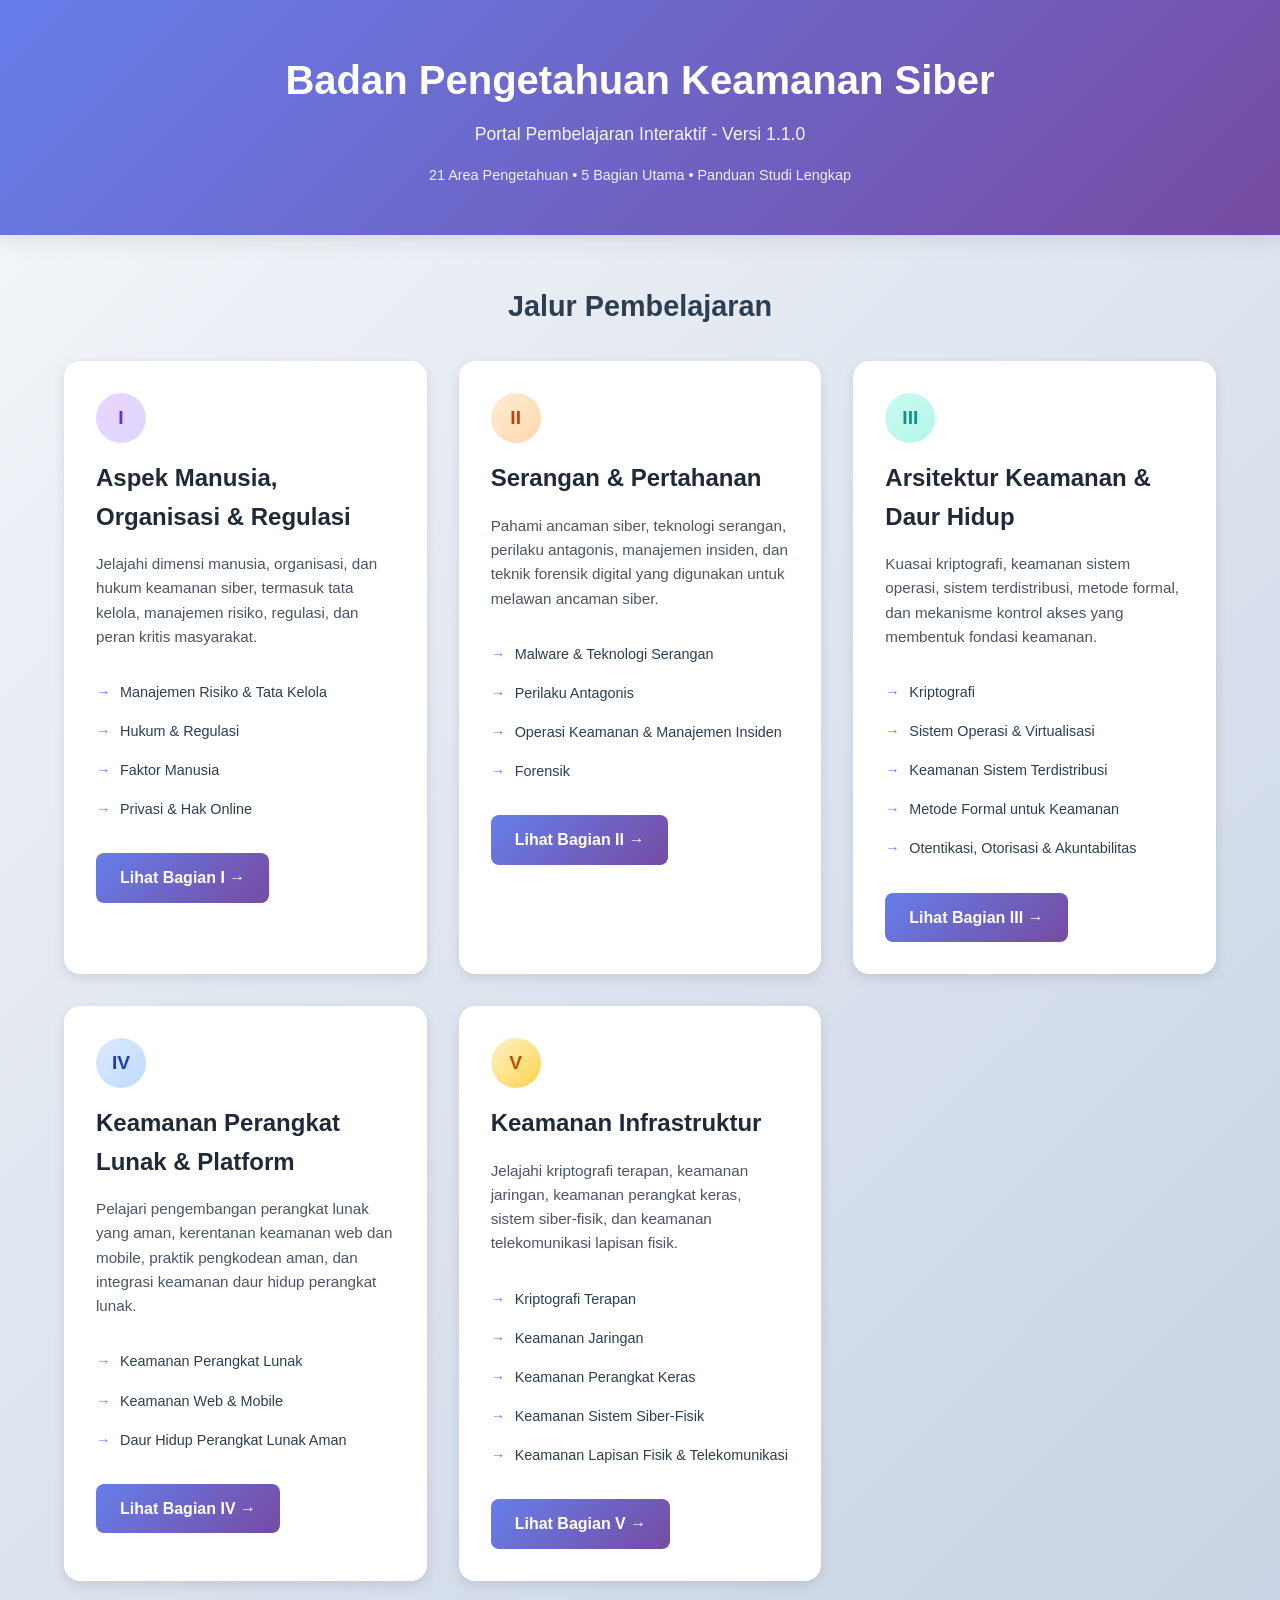
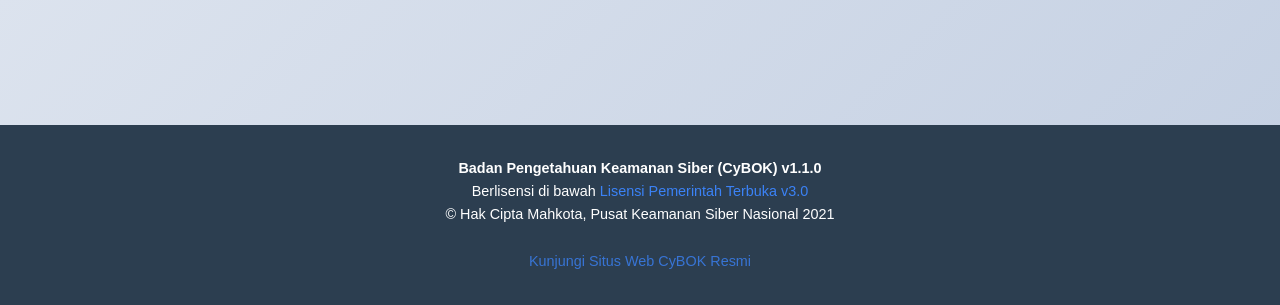
<file: index.html>
<!DOCTYPE html>
<html lang="id">
<head>
  <meta charset="UTF-8">
  <meta name="viewport" content="width=device-width, initial-scale=1.0">
  <meta name="description" content="CyBOK v1.1.0 - Portal Pembelajaran Interaktif dengan area pengetahuan terperinci">
  <title>CyBOK v1.1.0 - Indeks</title>
  <link rel="stylesheet" href="css/index.css">
</head>
<body>

  <header class="header">
    <h1>Badan Pengetahuan Keamanan Siber</h1>
    <p>Portal Pembelajaran Interaktif - Versi 1.1.0</p>
    <p style="font-size: 0.9rem; margin-top: 1rem; opacity: 0.9;">21 Area Pengetahuan • 5 Bagian Utama • Panduan Studi Lengkap</p>
  </header>

  <div class="container">
    <h2 style="text-align: center; margin-bottom: 2rem; font-size: 1.8rem;">Jalur Pembelajaran</h2>
    
    <div class="parts-grid">
      <!-- Part 1 -->
      <div class="part-card part-1">
        <div class="part-number">I</div>
        <h3>Aspek Manusia, Organisasi & Regulasi</h3>
        <p>Jelajahi dimensi manusia, organisasi, dan hukum keamanan siber, termasuk tata kelola, manajemen risiko, regulasi, dan peran kritis masyarakat.</p>
        <ul class="ka-list">
          <li>Manajemen Risiko & Tata Kelola</li>
          <li>Hukum & Regulasi</li>
          <li>Faktor Manusia</li>
          <li>Privasi & Hak Online</li>
        </ul>
        <a href="part-1.html" class="part-link">Lihat Bagian I →</a>
      </div>
      
      <!-- Part 2 -->
      <div class="part-card part-2">
        <div class="part-number">II</div>
        <h3>Serangan & Pertahanan</h3>
        <p>Pahami ancaman siber, teknologi serangan, perilaku antagonis, manajemen insiden, dan teknik forensik digital yang digunakan untuk melawan ancaman siber.</p>
        <ul class="ka-list">
          <li>Malware & Teknologi Serangan</li>
          <li>Perilaku Antagonis</li>
          <li>Operasi Keamanan & Manajemen Insiden</li>
          <li>Forensik</li>
        </ul>
        <a href="part-2.html" class="part-link">Lihat Bagian II →</a>
      </div>
      
      <!-- Part 3 -->
      <div class="part-card part-3">
        <div class="part-number">III</div>
        <h3>Arsitektur Keamanan & Daur Hidup</h3>
        <p>Kuasai kriptografi, keamanan sistem operasi, sistem terdistribusi, metode formal, dan mekanisme kontrol akses yang membentuk fondasi keamanan.</p>
        <ul class="ka-list">
          <li>Kriptografi</li>
          <li>Sistem Operasi & Virtualisasi</li>
          <li>Keamanan Sistem Terdistribusi</li>
          <li>Metode Formal untuk Keamanan</li>
          <li>Otentikasi, Otorisasi & Akuntabilitas</li>
        </ul>
        <a href="part-3.html" class="part-link">Lihat Bagian III →</a>
      </div>
      
      <!-- Part 4 -->
      <div class="part-card part-4">
        <div class="part-number">IV</div>
        <h3>Keamanan Perangkat Lunak & Platform</h3>
        <p>Pelajari pengembangan perangkat lunak yang aman, kerentanan keamanan web dan mobile, praktik pengkodean aman, dan integrasi keamanan daur hidup perangkat lunak.</p>
        <ul class="ka-list">
          <li>Keamanan Perangkat Lunak</li>
          <li>Keamanan Web & Mobile</li>
          <li>Daur Hidup Perangkat Lunak Aman</li>
        </ul>
        <a href="part-4.html" class="part-link">Lihat Bagian IV →</a>
      </div>
      
      <!-- Part 5 -->
      <div class="part-card part-5">
        <div class="part-number">V</div>
        <h3>Keamanan Infrastruktur</h3>
        <p>Jelajahi kriptografi terapan, keamanan jaringan, keamanan perangkat keras, sistem siber-fisik, dan keamanan telekomunikasi lapisan fisik.</p>
        <ul class="ka-list">
          <li>Kriptografi Terapan</li>
          <li>Keamanan Jaringan</li>
          <li>Keamanan Perangkat Keras</li>
          <li>Keamanan Sistem Siber-Fisik</li>
          <li>Keamanan Lapisan Fisik & Telekomunikasi</li>
        </ul>
        <a href="part-5.html" class="part-link">Lihat Bagian V →</a>
      </div>
    </div>
  </div>

  <footer class="footer">
    <p><strong>Badan Pengetahuan Keamanan Siber (CyBOK) v1.1.0</strong></p>
    <p>Berlisensi di bawah <a href="https://www.nationalarchives.gov.uk/doc/open-government-licence/" target="_blank">Lisensi Pemerintah Terbuka v3.0</a></p>
    <p>© Hak Cipta Mahkota, Pusat Keamanan Siber Nasional 2021</p>
    <p style="margin-top: 1.5rem; opacity: 0.8;"><a href="https://www.cybok.org/" target="_blank">Kunjungi Situs Web CyBOK Resmi</a></p>
  </footer>

</body>
</html>
</file>
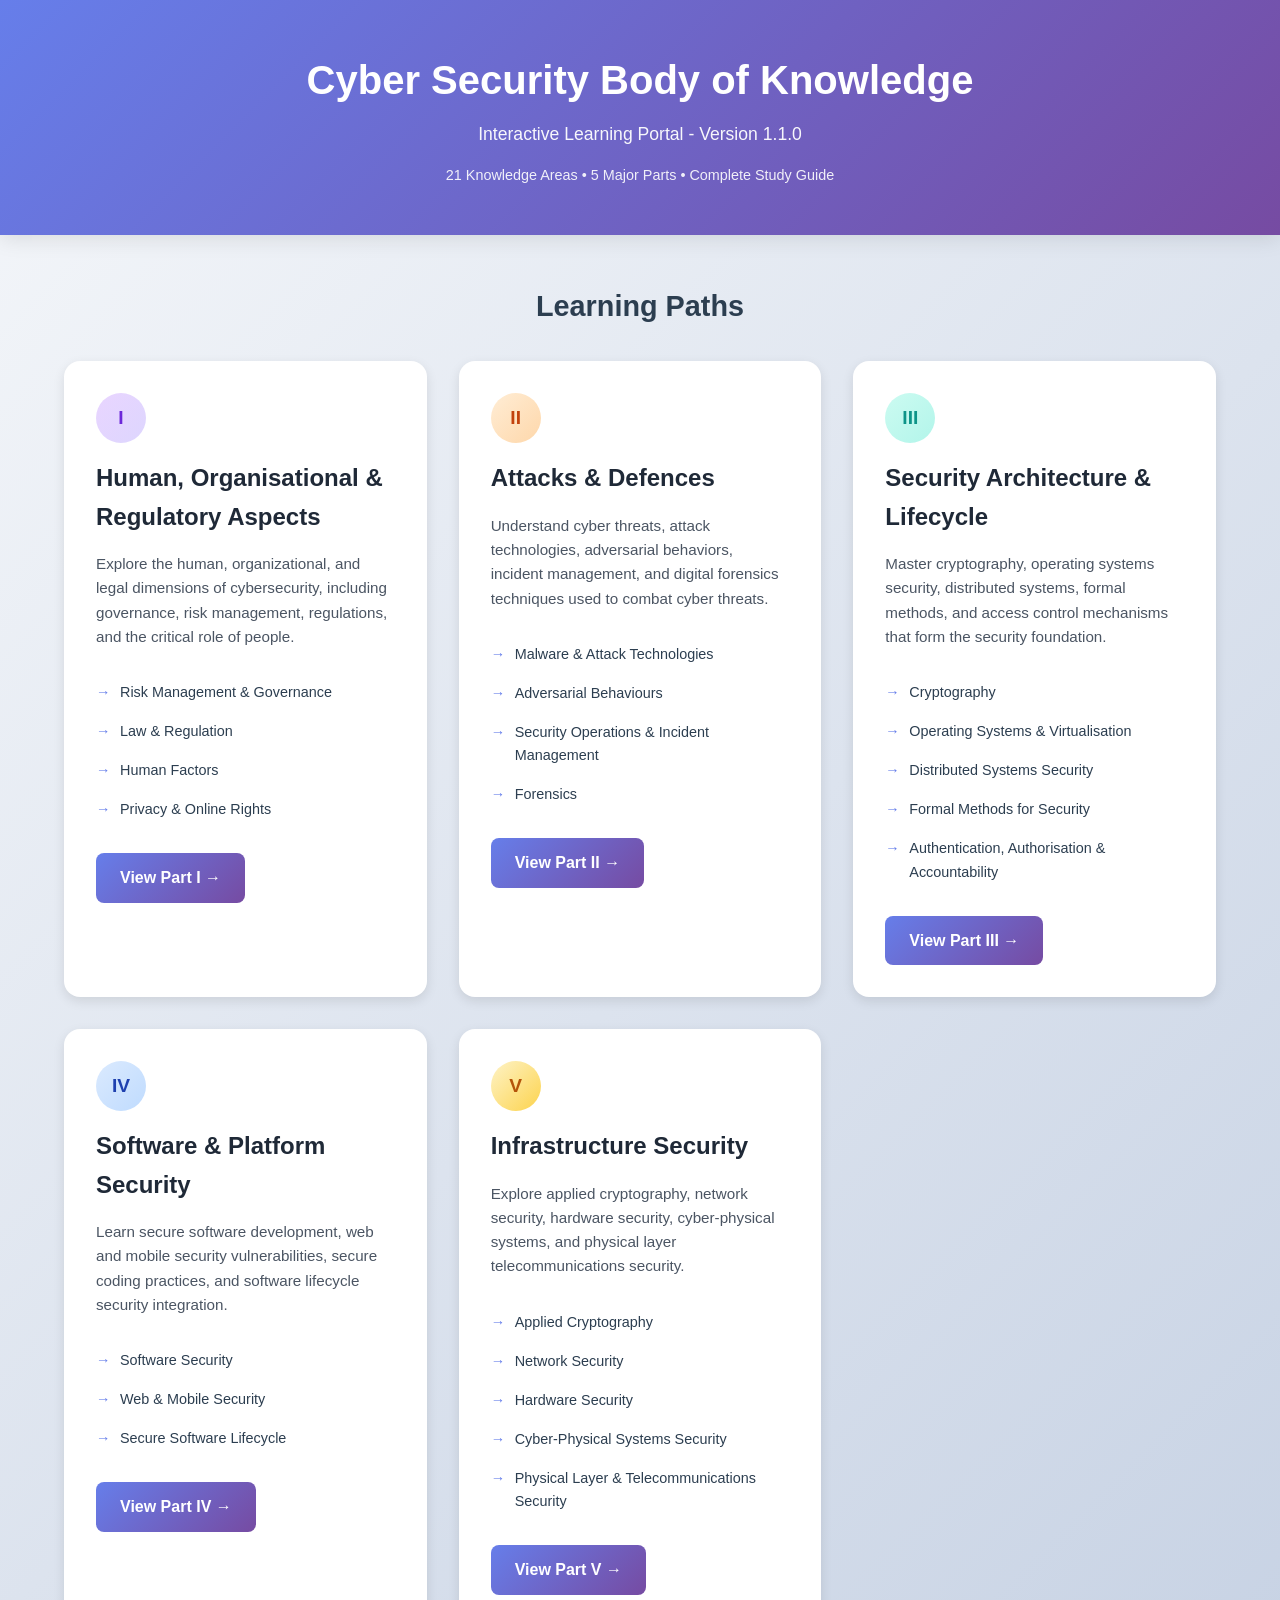
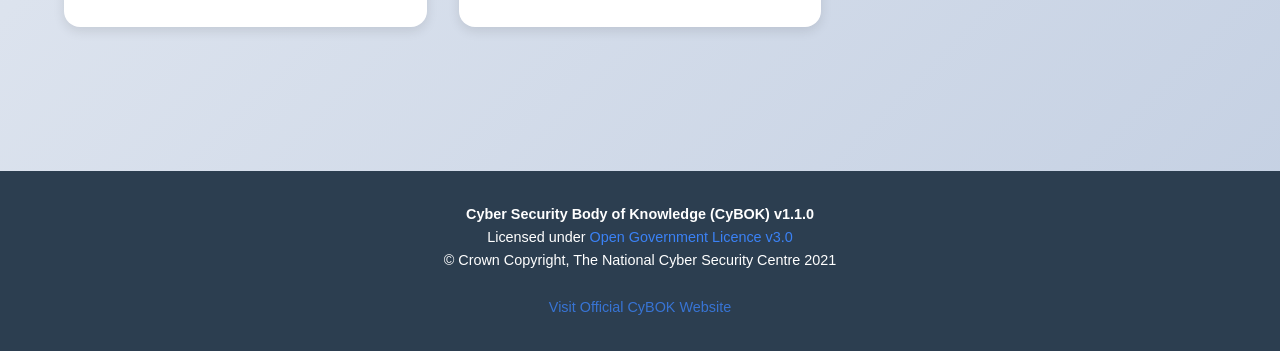
<file: index-dashboard.html>
<!DOCTYPE html>
<html lang="id">
<head>
  <meta charset="UTF-8">
  <meta name="viewport" content="width=device-width, initial-scale=1.0">
  <meta name="description" content="CyBOK v1.1.0 - Interactive Learning Portal with detailed knowledge areas">
  <title>CyBOK v1.1.0 - Index</title>
  <style>
    * { box-sizing: border-box; margin: 0; padding: 0; }
    
    :root {
      --transition-smooth: all 0.3s cubic-bezier(0.4, 0, 0.2, 1);
      --radius-lg: 16px;
    }
    
    html { scroll-behavior: smooth; }
    
    body {
      font-family: -apple-system, BlinkMacSystemFont, 'Segoe UI', 'Helvetica Neue', sans-serif;
      background: linear-gradient(135deg, #f5f7fa 0%, #c3cfe2 100%);
      min-height: 100vh;
      color: #2c3e50;
      line-height: 1.6;
    }
    
    .header {
      background: linear-gradient(135deg, #667eea 0%, #764ba2 100%);
      color: white;
      padding: 3rem 1.5rem;
      text-align: center;
      box-shadow: 0 4px 20px rgba(0, 0, 0, 0.1);
    }
    
    .header h1 { font-size: 2.5rem; margin-bottom: 0.5rem; }
    .header p { font-size: 1.1rem; opacity: 0.95; }
    
    .container {
      max-width: 1200px;
      margin: 0 auto;
      padding: 3rem 1.5rem;
    }
    
    .parts-grid {
      display: grid;
      grid-template-columns: repeat(auto-fit, minmax(300px, 1fr));
      gap: 2rem;
      margin-bottom: 3rem;
    }
    
    .part-card {
      background: white;
      border-radius: var(--radius-lg);
      padding: 2rem;
      box-shadow: 0 4px 12px rgba(0, 0, 0, 0.1);
      transition: var(--transition-smooth);
      cursor: pointer;
    }
    
    .part-card:hover {
      transform: translateY(-8px);
      box-shadow: 0 12px 28px rgba(0, 0, 0, 0.2);
    }
    
    .part-number {
      display: inline-block;
      width: 50px;
      height: 50px;
      border-radius: 50%;
      display: flex;
      align-items: center;
      justify-content: center;
      font-weight: 700;
      font-size: 1.2rem;
      margin-bottom: 1rem;
    }
    
    .part-1 .part-number { background: linear-gradient(135deg, #E9D5FF, #DDD6FE); color: #6D28D9; }
    .part-2 .part-number { background: linear-gradient(135deg, #FFEDD5, #FED7AA); color: #C2410C; }
    .part-3 .part-number { background: linear-gradient(135deg, #CCFBF1, #B2F5EA); color: #0D9488; }
    .part-4 .part-number { background: linear-gradient(135deg, #DBEAFE, #BFDBFE); color: #1E40AF; }
    .part-5 .part-number { background: linear-gradient(135deg, #FEF3C7, #FCD34D); color: #B45309; }
    
    .part-card h3 {
      font-size: 1.5rem;
      margin-bottom: 1rem;
      color: #1f2937;
    }
    
    .part-card p {
      color: #4b5563;
      margin-bottom: 1.5rem;
      font-size: 0.95rem;
    }
    
    .ka-list {
      list-style: none;
      margin-bottom: 1.5rem;
    }
    
    .ka-list li {
      padding: 0.5rem 0;
      padding-left: 1.5rem;
      position: relative;
      font-size: 0.9rem;
    }
    
    .ka-list li::before {
      content: '→';
      position: absolute;
      left: 0;
      color: #667eea;
      font-weight: bold;
    }
    
    .part-link {
      display: inline-block;
      padding: 0.75rem 1.5rem;
      background: linear-gradient(135deg, #667eea 0%, #764ba2 100%);
      color: white;
      text-decoration: none;
      border-radius: 8px;
      transition: var(--transition-smooth);
      font-weight: 600;
    }
    
    .part-link:hover {
      transform: scale(1.05);
      box-shadow: 0 4px 12px rgba(102, 126, 234, 0.4);
    }
    
    .footer {
      background: #2c3e50;
      color: white;
      text-align: center;
      padding: 2rem 1.5rem;
      margin-top: 3rem;
      font-size: 0.9rem;
    }
    
    .footer a { color: #3B82F6; text-decoration: none; }
    .footer a:hover { text-decoration: underline; }
    
    @media (max-width: 768px) {
      .header h1 { font-size: 1.8rem; }
      .container { padding: 2rem 1rem; }
      .parts-grid { grid-template-columns: 1fr; }
    }
  </style>
</head>
<body>

  <header class="header">
    <h1>Cyber Security Body of Knowledge</h1>
    <p>Interactive Learning Portal - Version 1.1.0</p>
    <p style="font-size: 0.9rem; margin-top: 1rem; opacity: 0.9;">21 Knowledge Areas • 5 Major Parts • Complete Study Guide</p>
  </header>

  <div class="container">
    <h2 style="text-align: center; margin-bottom: 2rem; font-size: 1.8rem;">Learning Paths</h2>
    
    <div class="parts-grid">
      <!-- Part 1 -->
      <div class="part-card part-1">
        <div class="part-number">I</div>
        <h3>Human, Organisational & Regulatory Aspects</h3>
        <p>Explore the human, organizational, and legal dimensions of cybersecurity, including governance, risk management, regulations, and the critical role of people.</p>
        <ul class="ka-list">
          <li>Risk Management & Governance</li>
          <li>Law & Regulation</li>
          <li>Human Factors</li>
          <li>Privacy & Online Rights</li>
        </ul>
        <a href="part-1.html" class="part-link">View Part I →</a>
      </div>
      
      <!-- Part 2 -->
      <div class="part-card part-2">
        <div class="part-number">II</div>
        <h3>Attacks & Defences</h3>
        <p>Understand cyber threats, attack technologies, adversarial behaviors, incident management, and digital forensics techniques used to combat cyber threats.</p>
        <ul class="ka-list">
          <li>Malware & Attack Technologies</li>
          <li>Adversarial Behaviours</li>
          <li>Security Operations & Incident Management</li>
          <li>Forensics</li>
        </ul>
        <a href="part-2.html" class="part-link">View Part II →</a>
      </div>
      
      <!-- Part 3 -->
      <div class="part-card part-3">
        <div class="part-number">III</div>
        <h3>Security Architecture & Lifecycle</h3>
        <p>Master cryptography, operating systems security, distributed systems, formal methods, and access control mechanisms that form the security foundation.</p>
        <ul class="ka-list">
          <li>Cryptography</li>
          <li>Operating Systems & Virtualisation</li>
          <li>Distributed Systems Security</li>
          <li>Formal Methods for Security</li>
          <li>Authentication, Authorisation & Accountability</li>
        </ul>
        <a href="part-3.html" class="part-link">View Part III →</a>
      </div>
      
      <!-- Part 4 -->
      <div class="part-card part-4">
        <div class="part-number">IV</div>
        <h3>Software & Platform Security</h3>
        <p>Learn secure software development, web and mobile security vulnerabilities, secure coding practices, and software lifecycle security integration.</p>
        <ul class="ka-list">
          <li>Software Security</li>
          <li>Web & Mobile Security</li>
          <li>Secure Software Lifecycle</li>
        </ul>
        <a href="part-4.html" class="part-link">View Part IV →</a>
      </div>
      
      <!-- Part 5 -->
      <div class="part-card part-5">
        <div class="part-number">V</div>
        <h3>Infrastructure Security</h3>
        <p>Explore applied cryptography, network security, hardware security, cyber-physical systems, and physical layer telecommunications security.</p>
        <ul class="ka-list">
          <li>Applied Cryptography</li>
          <li>Network Security</li>
          <li>Hardware Security</li>
          <li>Cyber-Physical Systems Security</li>
          <li>Physical Layer & Telecommunications Security</li>
        </ul>
        <a href="part-5.html" class="part-link">View Part V →</a>
      </div>
    </div>
  </div>

  <footer class="footer">
    <p><strong>Cyber Security Body of Knowledge (CyBOK) v1.1.0</strong></p>
    <p>Licensed under <a href="https://www.nationalarchives.gov.uk/doc/open-government-licence/" target="_blank">Open Government Licence v3.0</a></p>
    <p>© Crown Copyright, The National Cyber Security Centre 2021</p>
    <p style="margin-top: 1.5rem; opacity: 0.8;"><a href="https://www.cybok.org/" target="_blank">Visit Official CyBOK Website</a></p>
  </footer>

</body>
</html>
</file>
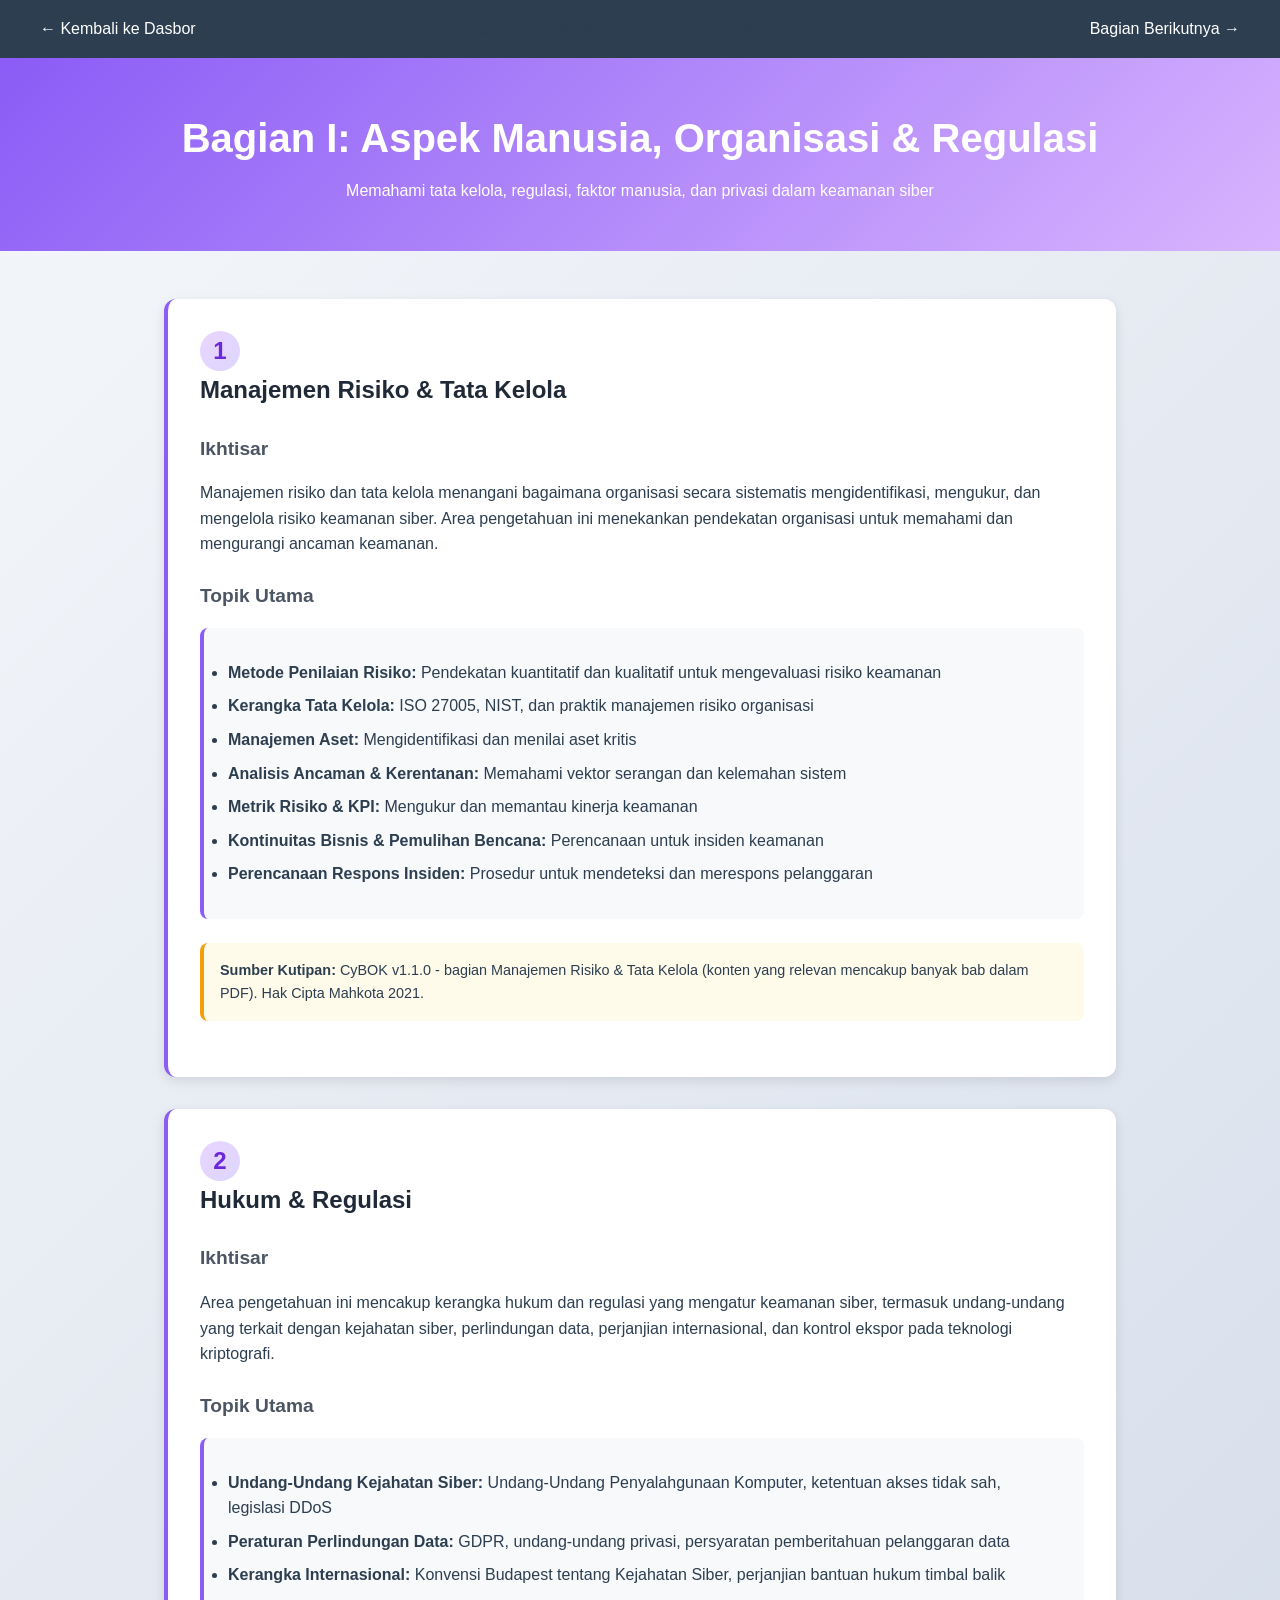
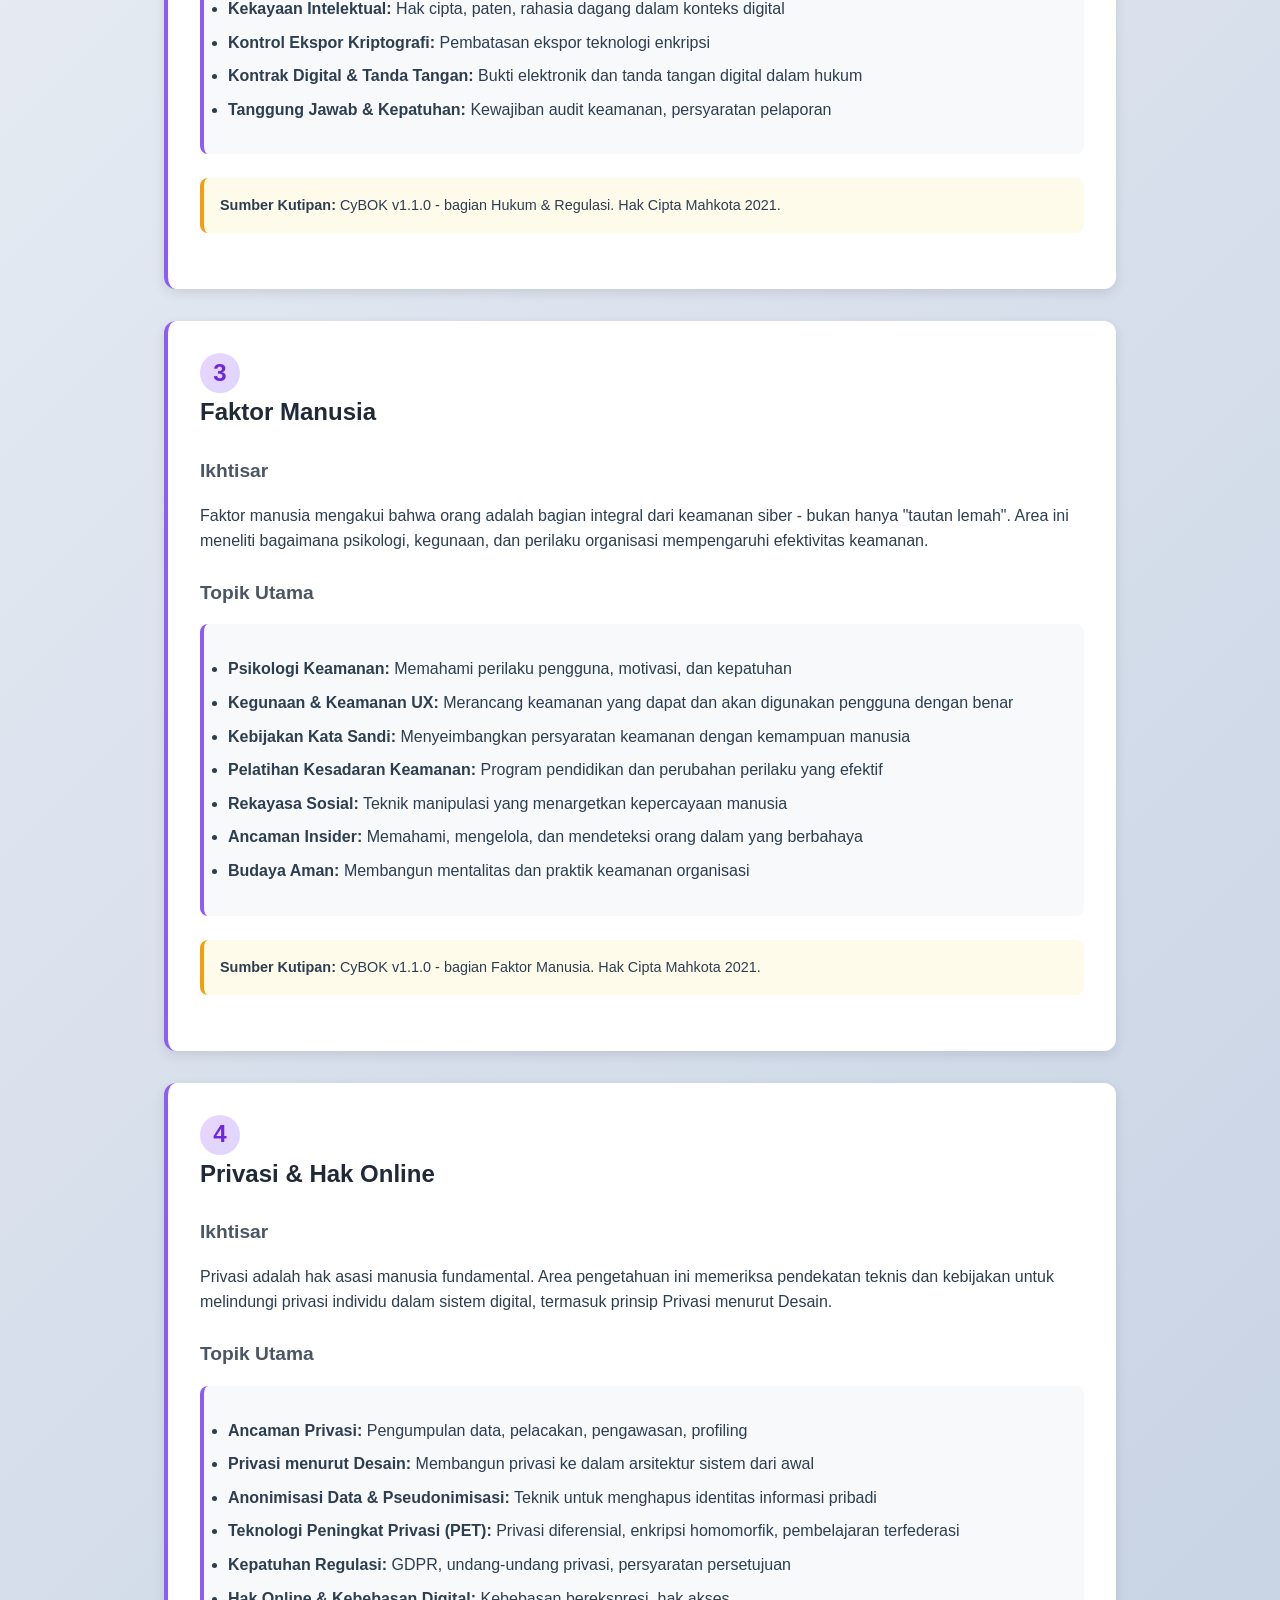
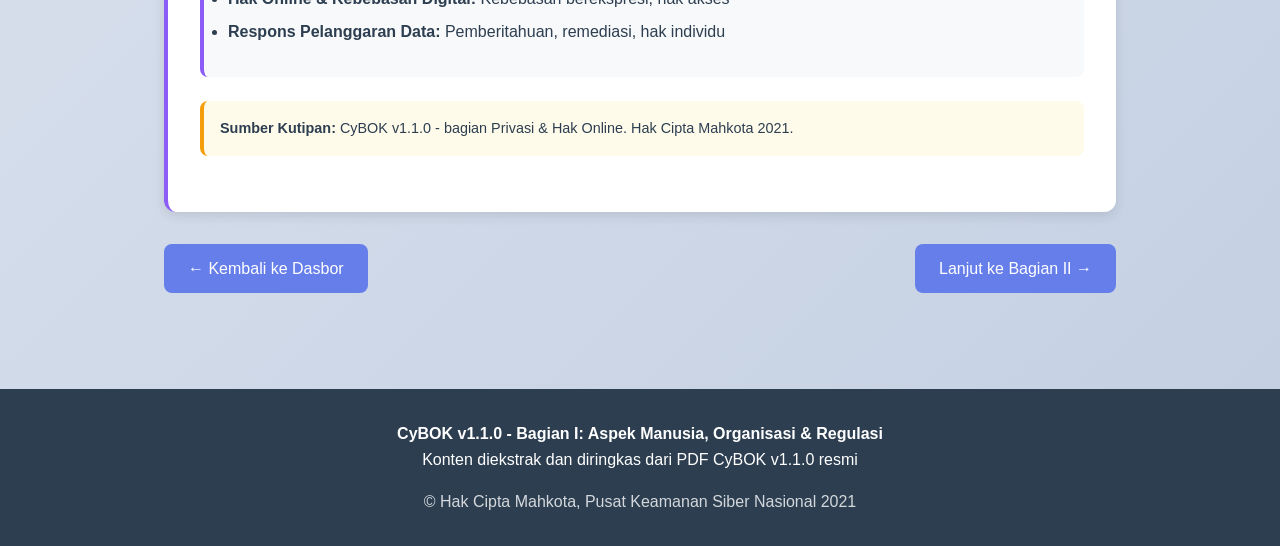
<file: part-1.html>
<!DOCTYPE html>
<html lang="id">
<head>
  <meta charset="UTF-8">
  <meta name="viewport" content="width=device-width, initial-scale=1.0">
  <meta name="description" content="Bagian I: Aspek Manusia, Organisasi & Regulasi - CyBOK">
  <title>Bagian I - CyBOK v1.1.0</title>
  <link rel="stylesheet" href="css/parts.css">
  <style>body { --navbar-class: part-1; }</style>
</head>
<body class="part-1">

  <div class="navbar">
    <a href="index.html">← Kembali ke Dasbor</a>
    <strong>Bagian I: Aspek Manusia, Organisasi & Regulasi</strong>
    <a href="part-2.html">Bagian Berikutnya →</a>
  </div>

  <div class="header">
    <h1>Bagian I: Aspek Manusia, Organisasi & Regulasi</h1>
    <p>Memahami tata kelola, regulasi, faktor manusia, dan privasi dalam keamanan siber</p>
  </div>

  <div class="container">
    
    <!-- KA 1 -->
    <div class="ka-card">
      <h3><span class="ka-number">1</span>Manajemen Risiko & Tata Kelola</h3>
      
      <div class="section-title">Ikhtisar</div>
      <p>Manajemen risiko dan tata kelola menangani bagaimana organisasi secara sistematis mengidentifikasi, mengukur, dan mengelola risiko keamanan siber. Area pengetahuan ini menekankan pendekatan organisasi untuk memahami dan mengurangi ancaman keamanan.</p>
      
      <div class="section-title">Topik Utama</div>
      <ul class="key-points">
        <li><strong>Metode Penilaian Risiko:</strong> Pendekatan kuantitatif dan kualitatif untuk mengevaluasi risiko keamanan</li>
        <li><strong>Kerangka Tata Kelola:</strong> ISO 27005, NIST, dan praktik manajemen risiko organisasi</li>
        <li><strong>Manajemen Aset:</strong> Mengidentifikasi dan menilai aset kritis</li>
        <li><strong>Analisis Ancaman & Kerentanan:</strong> Memahami vektor serangan dan kelemahan sistem</li>
        <li><strong>Metrik Risiko & KPI:</strong> Mengukur dan memantau kinerja keamanan</li>
        <li><strong>Kontinuitas Bisnis & Pemulihan Bencana:</strong> Perencanaan untuk insiden keamanan</li>
        <li><strong>Perencanaan Respons Insiden:</strong> Prosedur untuk mendeteksi dan merespons pelanggaran</li>
      </ul>
      
      <div class="pdf-citation">
        <strong>Sumber Kutipan:</strong> CyBOK v1.1.0 - bagian Manajemen Risiko & Tata Kelola (konten yang relevan mencakup banyak bab dalam PDF). Hak Cipta Mahkota 2021.
      </div>
    </div>

    <!-- KA 2 -->
    <div class="ka-card">
      <h3><span class="ka-number">2</span>Hukum & Regulasi</h3>
      
      <div class="section-title">Ikhtisar</div>
      <p>Area pengetahuan ini mencakup kerangka hukum dan regulasi yang mengatur keamanan siber, termasuk undang-undang yang terkait dengan kejahatan siber, perlindungan data, perjanjian internasional, dan kontrol ekspor pada teknologi kriptografi.</p>
      
      <div class="section-title">Topik Utama</div>
      <ul class="key-points">
        <li><strong>Undang-Undang Kejahatan Siber:</strong> Undang-Undang Penyalahgunaan Komputer, ketentuan akses tidak sah, legislasi DDoS</li>
        <li><strong>Peraturan Perlindungan Data:</strong> GDPR, undang-undang privasi, persyaratan pemberitahuan pelanggaran data</li>
        <li><strong>Kerangka Internasional:</strong> Konvensi Budapest tentang Kejahatan Siber, perjanjian bantuan hukum timbal balik</li>
        <li><strong>Kekayaan Intelektual:</strong> Hak cipta, paten, rahasia dagang dalam konteks digital</li>
        <li><strong>Kontrol Ekspor Kriptografi:</strong> Pembatasan ekspor teknologi enkripsi</li>
        <li><strong>Kontrak Digital & Tanda Tangan:</strong> Bukti elektronik dan tanda tangan digital dalam hukum</li>
        <li><strong>Tanggung Jawab & Kepatuhan:</strong> Kewajiban audit keamanan, persyaratan pelaporan</li>
      </ul>
      
      <div class="pdf-citation">
        <strong>Sumber Kutipan:</strong> CyBOK v1.1.0 - bagian Hukum & Regulasi. Hak Cipta Mahkota 2021.
      </div>
    </div>

    <!-- KA 3 -->
    <div class="ka-card">
      <h3><span class="ka-number">3</span>Faktor Manusia</h3>
      
      <div class="section-title">Ikhtisar</div>
      <p>Faktor manusia mengakui bahwa orang adalah bagian integral dari keamanan siber - bukan hanya "tautan lemah". Area ini meneliti bagaimana psikologi, kegunaan, dan perilaku organisasi mempengaruhi efektivitas keamanan.</p>
      
      <div class="section-title">Topik Utama</div>
      <ul class="key-points">
        <li><strong>Psikologi Keamanan:</strong> Memahami perilaku pengguna, motivasi, dan kepatuhan</li>
        <li><strong>Kegunaan & Keamanan UX:</strong> Merancang keamanan yang dapat dan akan digunakan pengguna dengan benar</li>
        <li><strong>Kebijakan Kata Sandi:</strong> Menyeimbangkan persyaratan keamanan dengan kemampuan manusia</li>
        <li><strong>Pelatihan Kesadaran Keamanan:</strong> Program pendidikan dan perubahan perilaku yang efektif</li>
        <li><strong>Rekayasa Sosial:</strong> Teknik manipulasi yang menargetkan kepercayaan manusia</li>
        <li><strong>Ancaman Insider:</strong> Memahami, mengelola, dan mendeteksi orang dalam yang berbahaya</li>
        <li><strong>Budaya Aman:</strong> Membangun mentalitas dan praktik keamanan organisasi</li>
      </ul>
      
      <div class="pdf-citation">
        <strong>Sumber Kutipan:</strong> CyBOK v1.1.0 - bagian Faktor Manusia. Hak Cipta Mahkota 2021.
      </div>
    </div>

    <!-- KA 4 -->
    <div class="ka-card">
      <h3><span class="ka-number">4</span>Privasi & Hak Online</h3>
      
      <div class="section-title">Ikhtisar</div>
      <p>Privasi adalah hak asasi manusia fundamental. Area pengetahuan ini memeriksa pendekatan teknis dan kebijakan untuk melindungi privasi individu dalam sistem digital, termasuk prinsip Privasi menurut Desain.</p>
      
      <div class="section-title">Topik Utama</div>
      <ul class="key-points">
        <li><strong>Ancaman Privasi:</strong> Pengumpulan data, pelacakan, pengawasan, profiling</li>
        <li><strong>Privasi menurut Desain:</strong> Membangun privasi ke dalam arsitektur sistem dari awal</li>
        <li><strong>Anonimisasi Data & Pseudonimisasi:</strong> Teknik untuk menghapus identitas informasi pribadi</li>
        <li><strong>Teknologi Peningkat Privasi (PET):</strong> Privasi diferensial, enkripsi homomorfik, pembelajaran terfederasi</li>
        <li><strong>Kepatuhan Regulasi:</strong> GDPR, undang-undang privasi, persyaratan persetujuan</li>
        <li><strong>Hak Online & Kebebasan Digital:</strong> Kebebasan berekspresi, hak akses</li>
        <li><strong>Respons Pelanggaran Data:</strong> Pemberitahuan, remediasi, hak individu</li>
      </ul>
      
      <div class="pdf-citation">
        <strong>Sumber Kutipan:</strong> CyBOK v1.1.0 - bagian Privasi & Hak Online. Hak Cipta Mahkota 2021.
      </div>
    </div>

    <div class="nav-buttons">
      <a href="index.html" class="nav-btn">← Kembali ke Dasbor</a>
      <a href="part-2.html" class="nav-btn">Lanjut ke Bagian II →</a>
    </div>

  </div>

  <footer class="footer">
    <p><strong>CyBOK v1.1.0 - Bagian I: Aspek Manusia, Organisasi & Regulasi</strong></p>
    <p>Konten diekstrak dan diringkas dari PDF CyBOK v1.1.0 resmi</p>
    <p style="margin-top: 1rem; opacity: 0.8;">© Hak Cipta Mahkota, Pusat Keamanan Siber Nasional 2021</p>
  </footer>

</body>
</html>
</file>
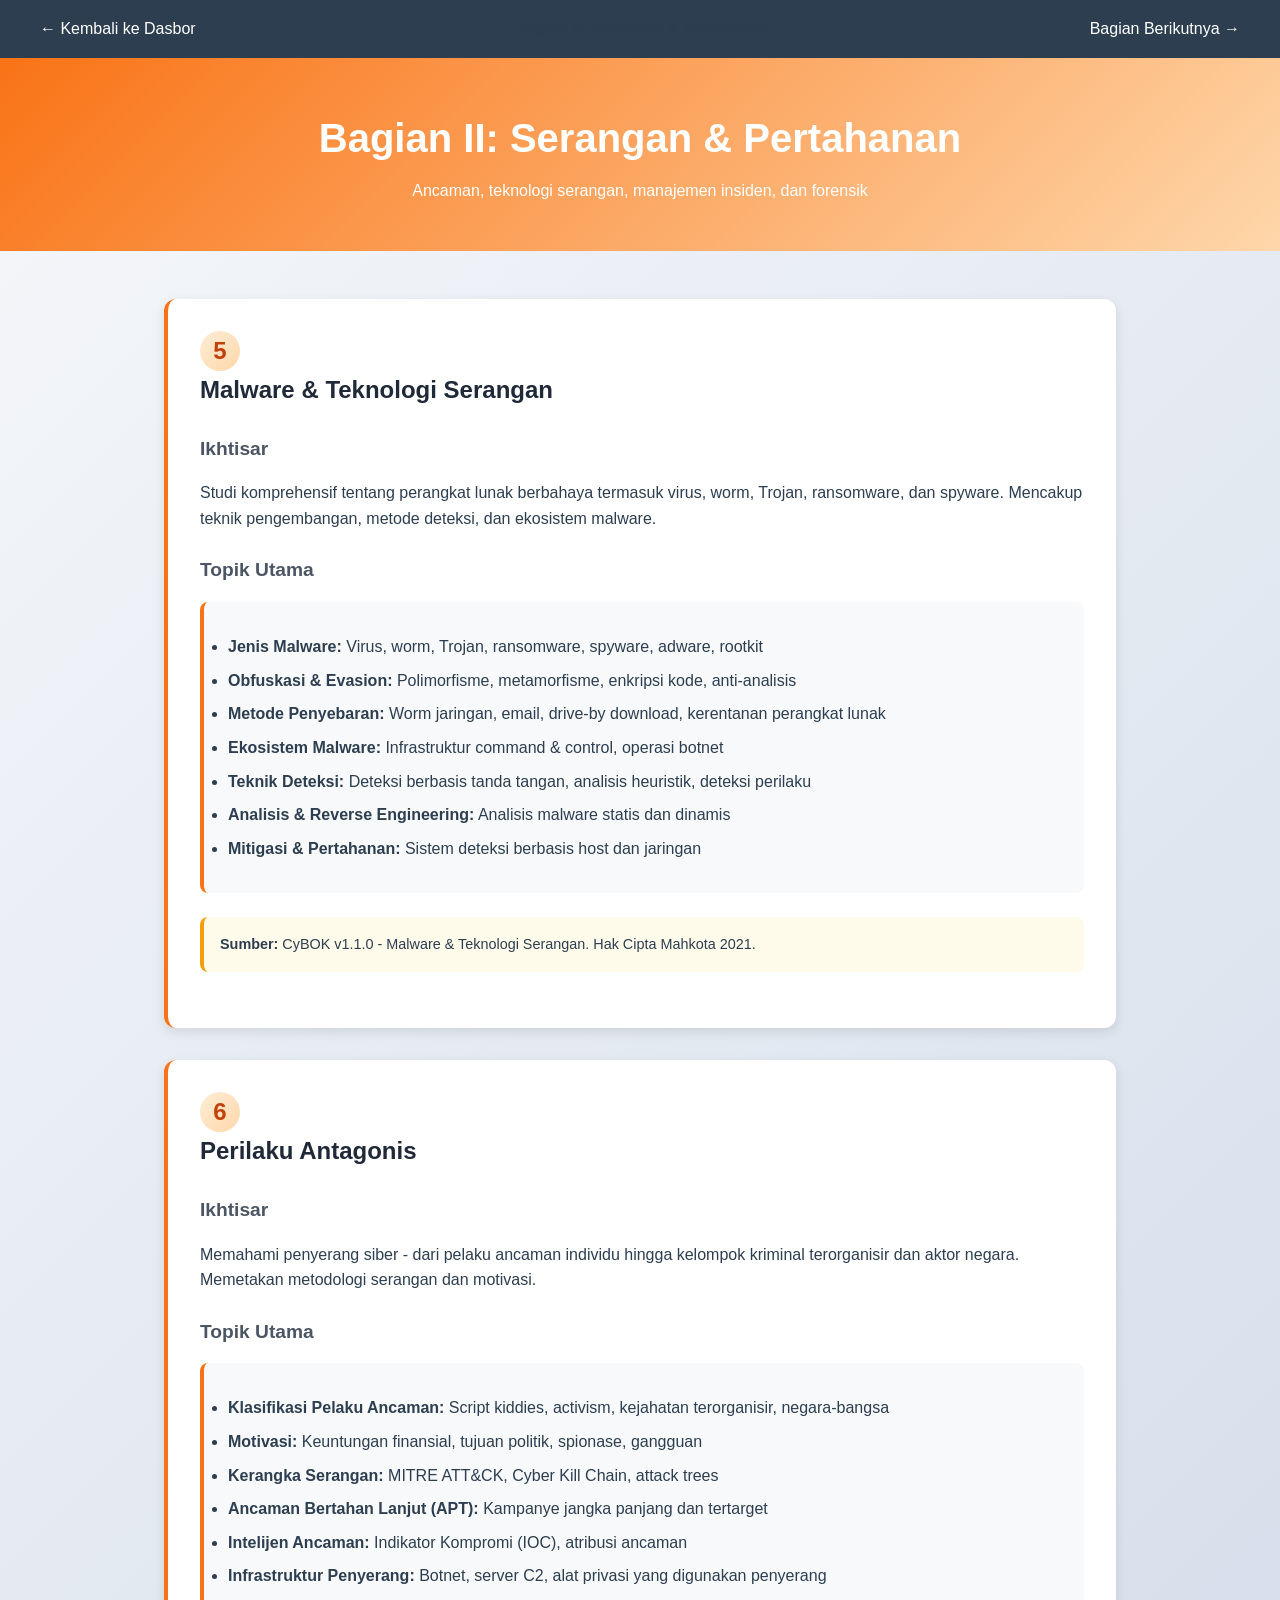
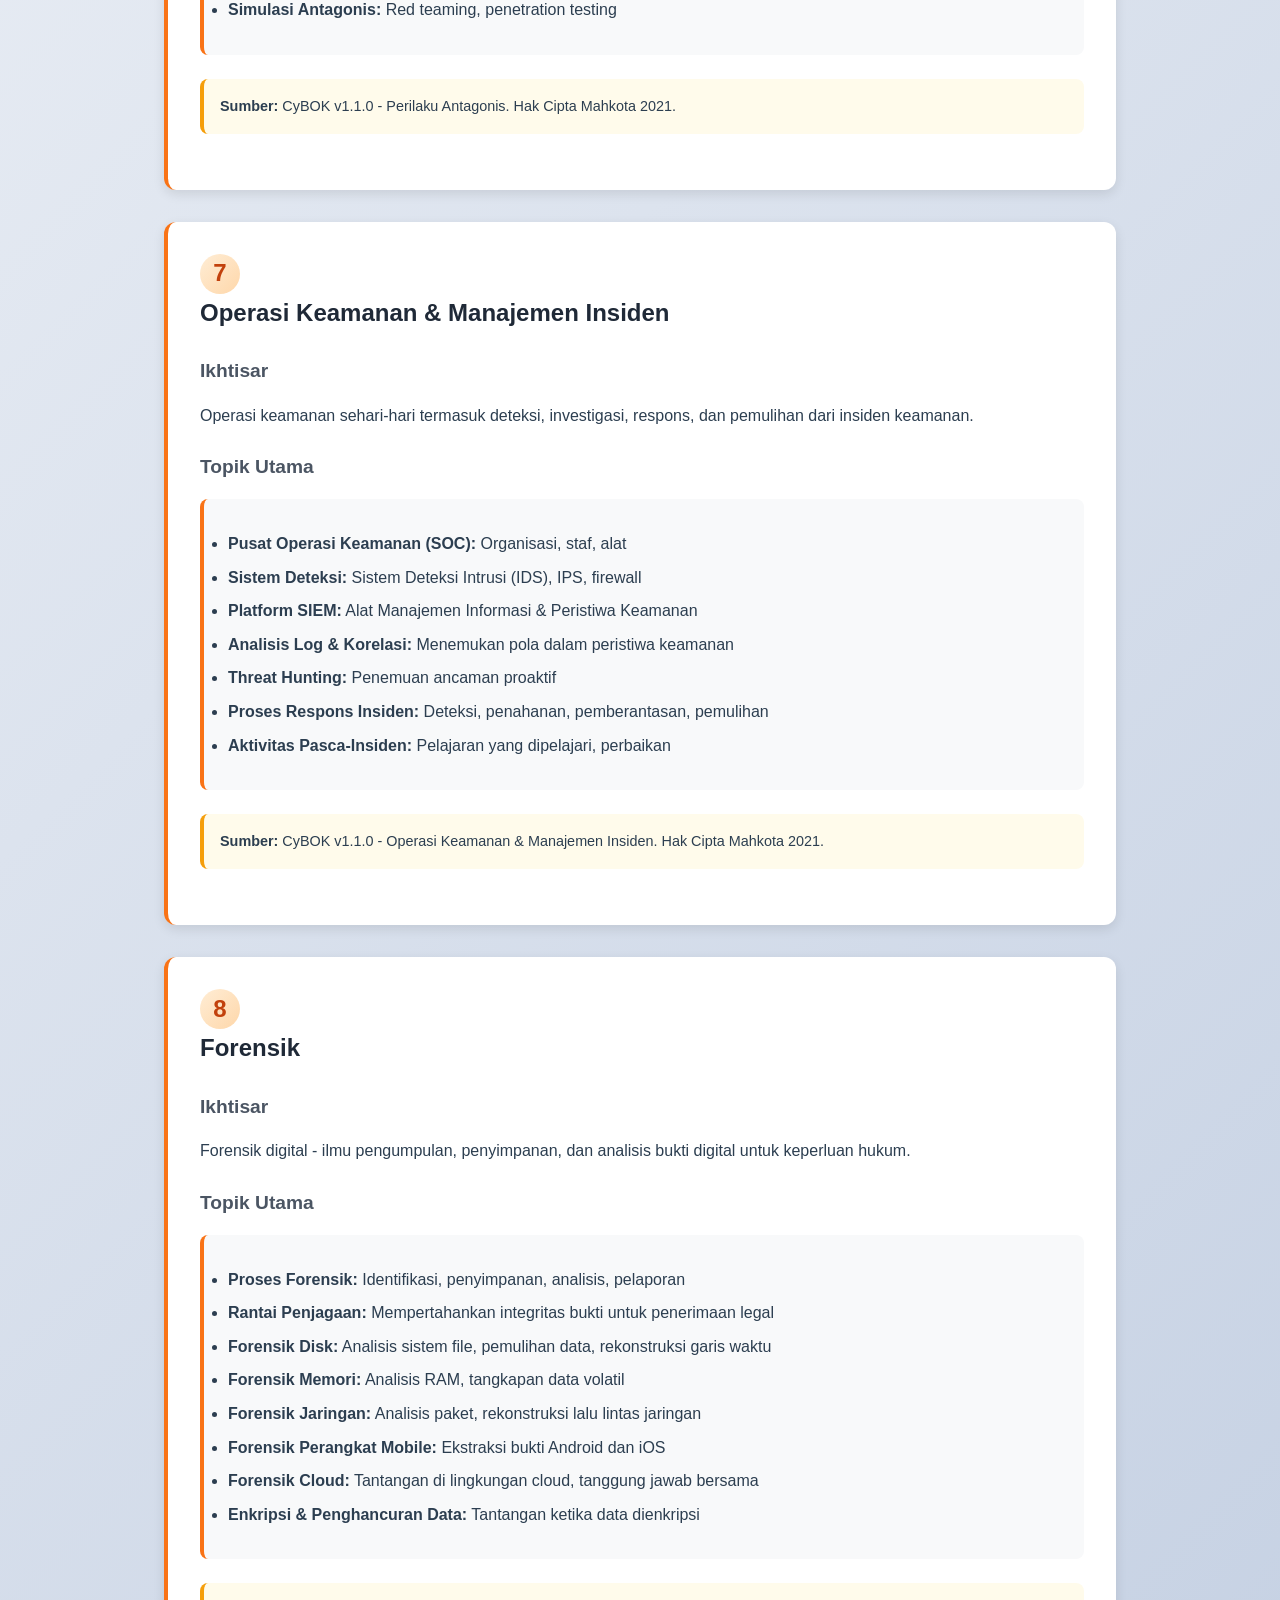
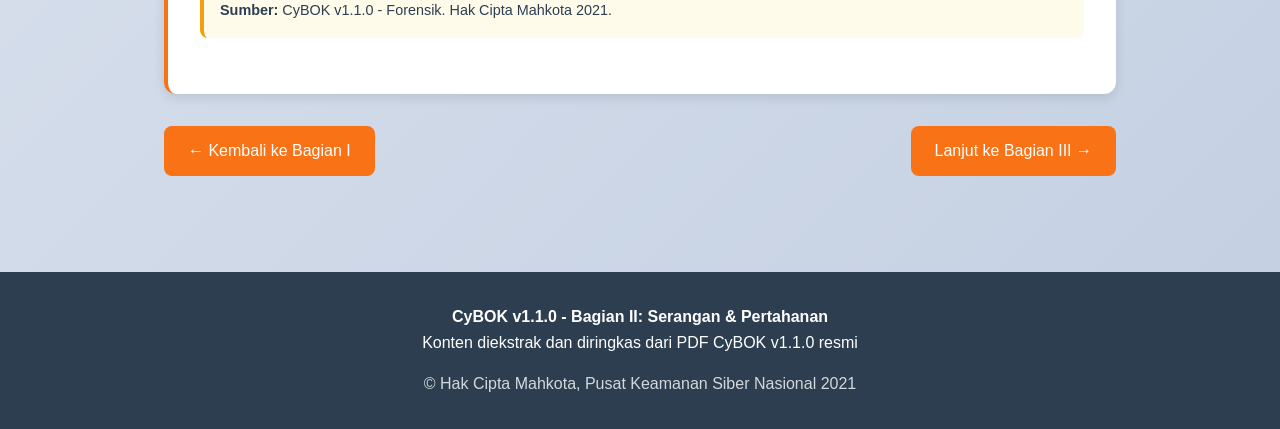
<file: part-2.html>
<!DOCTYPE html>
<html lang="id">
<head>
  <meta charset="UTF-8">
  <meta name="viewport" content="width=device-width, initial-scale=1.0">
  <meta name="description" content="Bagian II: Serangan & Pertahanan - CyBOK">
  <title>Bagian II - CyBOK v1.1.0</title>
  <style>
    * { box-sizing: border-box; margin: 0; padding: 0; }
    :root { --transition-smooth: all 0.3s cubic-bezier(0.4, 0, 0.2, 1); }
    html { scroll-behavior: smooth; }
    body {
      font-family: -apple-system, BlinkMacSystemFont, 'Segoe UI', sans-serif;
      background: linear-gradient(135deg, #f5f7fa 0%, #c3cfe2 100%);
      color: #2c3e50;
      line-height: 1.6;
    }
    .navbar {
      background: #2c3e50;
      padding: 1rem 1.5rem;
      display: flex;
      justify-content: space-between;
      align-items: center;
      box-shadow: 0 2px 10px rgba(0,0,0,0.1);
    }
    .navbar a {
      color: white;
      text-decoration: none;
      margin: 0 1rem;
      transition: var(--transition-smooth);
    }
    .navbar a:hover { color: #F97316; }
    .header {
      background: linear-gradient(135deg, #F97316 0%, #FED7AA 100%);
      color: white;
      padding: 3rem 1.5rem;
      text-align: center;
    }
    .header h1 { font-size: 2.5rem; margin-bottom: 0.5rem; }
    .container { max-width: 1000px; margin: 0 auto; padding: 3rem 1.5rem; }
    .ka-card {
      background: white;
      border-radius: 12px;
      padding: 2rem;
      margin-bottom: 2rem;
      box-shadow: 0 4px 12px rgba(0,0,0,0.1);
      border-left: 4px solid #F97316;
    }
    .ka-card h3 { font-size: 1.5rem; margin-bottom: 1rem; color: #1f2937; }
    .ka-number {
      display: inline-block;
      width: 40px;
      height: 40px;
      background: linear-gradient(135deg, #FFEDD5, #FED7AA);
      color: #C2410C;
      border-radius: 50%;
      display: flex;
      align-items: center;
      justify-content: center;
      font-weight: 700;
      margin-right: 1rem;
    }
    .section-title { font-size: 1.2rem; font-weight: 700; color: #4b5563; margin: 1.5rem 0 1rem; }
    .key-points {
      background: #f8f9fa;
      border-left: 4px solid #F97316;
      padding: 1.5rem;
      margin: 1rem 0;
      border-radius: 8px;
    }
    .key-points li { margin: 0.5rem 0; }
    .pdf-citation {
      background: #fffbeb;
      border-left: 4px solid #f59e0b;
      padding: 1rem;
      margin: 1.5rem 0;
      border-radius: 8px;
      font-size: 0.9rem;
    }
    .footer {
      background: #2c3e50;
      color: white;
      text-align: center;
      padding: 2rem 1.5rem;
      margin-top: 3rem;
    }
    .nav-buttons {
      display: flex;
      gap: 1rem;
      justify-content: space-between;
      margin-top: 2rem;
    }
    .nav-btn {
      padding: 0.75rem 1.5rem;
      background: #F97316;
      color: white;
      text-decoration: none;
      border-radius: 8px;
      transition: var(--transition-smooth);
    }
    .nav-btn:hover { background: #C2410C; }
  </style>
</head>
<body class="part-2">

  <div class="navbar">
    <a href="index.html">← Kembali ke Dasbor</a>
    <strong>Bagian II: Serangan & Pertahanan</strong>
    <a href="part-3.html">Bagian Berikutnya →</a>
  </div>

  <div class="header">
    <h1>Bagian II: Serangan & Pertahanan</h1>
    <p>Ancaman, teknologi serangan, manajemen insiden, dan forensik</p>
  </div>

  <div class="container">
    
    <!-- KA 5 -->
    <div class="ka-card">
      <h3><span class="ka-number">5</span>Malware & Teknologi Serangan</h3>
      <div class="section-title">Ikhtisar</div>
      <p>Studi komprehensif tentang perangkat lunak berbahaya termasuk virus, worm, Trojan, ransomware, dan spyware. Mencakup teknik pengembangan, metode deteksi, dan ekosistem malware.</p>
      <div class="section-title">Topik Utama</div>
      <ul class="key-points">
        <li><strong>Jenis Malware:</strong> Virus, worm, Trojan, ransomware, spyware, adware, rootkit</li>
        <li><strong>Obfuskasi & Evasion:</strong> Polimorfisme, metamorfisme, enkripsi kode, anti-analisis</li>
        <li><strong>Metode Penyebaran:</strong> Worm jaringan, email, drive-by download, kerentanan perangkat lunak</li>
        <li><strong>Ekosistem Malware:</strong> Infrastruktur command & control, operasi botnet</li>
        <li><strong>Teknik Deteksi:</strong> Deteksi berbasis tanda tangan, analisis heuristik, deteksi perilaku</li>
        <li><strong>Analisis & Reverse Engineering:</strong> Analisis malware statis dan dinamis</li>
        <li><strong>Mitigasi & Pertahanan:</strong> Sistem deteksi berbasis host dan jaringan</li>
      </ul>
      <div class="pdf-citation">
        <strong>Sumber:</strong> CyBOK v1.1.0 - Malware & Teknologi Serangan. Hak Cipta Mahkota 2021.
      </div>
    </div>

    <!-- KA 6 -->
    <div class="ka-card">
      <h3><span class="ka-number">6</span>Perilaku Antagonis</h3>
      <div class="section-title">Ikhtisar</div>
      <p>Memahami penyerang siber - dari pelaku ancaman individu hingga kelompok kriminal terorganisir dan aktor negara. Memetakan metodologi serangan dan motivasi.</p>
      <div class="section-title">Topik Utama</div>
      <ul class="key-points">
        <li><strong>Klasifikasi Pelaku Ancaman:</strong> Script kiddies, activism, kejahatan terorganisir, negara-bangsa</li>
        <li><strong>Motivasi:</strong> Keuntungan finansial, tujuan politik, spionase, gangguan</li>
        <li><strong>Kerangka Serangan:</strong> MITRE ATT&CK, Cyber Kill Chain, attack trees</li>
        <li><strong>Ancaman Bertahan Lanjut (APT):</strong> Kampanye jangka panjang dan tertarget</li>
        <li><strong>Intelijen Ancaman:</strong> Indikator Kompromi (IOC), atribusi ancaman</li>
        <li><strong>Infrastruktur Penyerang:</strong> Botnet, server C2, alat privasi yang digunakan penyerang</li>
        <li><strong>Simulasi Antagonis:</strong> Red teaming, penetration testing</li>
      </ul>
      <div class="pdf-citation">
        <strong>Sumber:</strong> CyBOK v1.1.0 - Perilaku Antagonis. Hak Cipta Mahkota 2021.
      </div>
    </div>

    <!-- KA 7 -->
    <div class="ka-card">
      <h3><span class="ka-number">7</span>Operasi Keamanan & Manajemen Insiden</h3>
      <div class="section-title">Ikhtisar</div>
      <p>Operasi keamanan sehari-hari termasuk deteksi, investigasi, respons, dan pemulihan dari insiden keamanan.</p>
      <div class="section-title">Topik Utama</div>
      <ul class="key-points">
        <li><strong>Pusat Operasi Keamanan (SOC):</strong> Organisasi, staf, alat</li>
        <li><strong>Sistem Deteksi:</strong> Sistem Deteksi Intrusi (IDS), IPS, firewall</li>
        <li><strong>Platform SIEM:</strong> Alat Manajemen Informasi & Peristiwa Keamanan</li>
        <li><strong>Analisis Log & Korelasi:</strong> Menemukan pola dalam peristiwa keamanan</li>
        <li><strong>Threat Hunting:</strong> Penemuan ancaman proaktif</li>
        <li><strong>Proses Respons Insiden:</strong> Deteksi, penahanan, pemberantasan, pemulihan</li>
        <li><strong>Aktivitas Pasca-Insiden:</strong> Pelajaran yang dipelajari, perbaikan</li>
      </ul>
      <div class="pdf-citation">
        <strong>Sumber:</strong> CyBOK v1.1.0 - Operasi Keamanan & Manajemen Insiden. Hak Cipta Mahkota 2021.
      </div>
    </div>

    <!-- KA 8 -->
    <div class="ka-card">
      <h3><span class="ka-number">8</span>Forensik</h3>
      <div class="section-title">Ikhtisar</div>
      <p>Forensik digital - ilmu pengumpulan, penyimpanan, dan analisis bukti digital untuk keperluan hukum.</p>
      <div class="section-title">Topik Utama</div>
      <ul class="key-points">
        <li><strong>Proses Forensik:</strong> Identifikasi, penyimpanan, analisis, pelaporan</li>
        <li><strong>Rantai Penjagaan:</strong> Mempertahankan integritas bukti untuk penerimaan legal</li>
        <li><strong>Forensik Disk:</strong> Analisis sistem file, pemulihan data, rekonstruksi garis waktu</li>
        <li><strong>Forensik Memori:</strong> Analisis RAM, tangkapan data volatil</li>
        <li><strong>Forensik Jaringan:</strong> Analisis paket, rekonstruksi lalu lintas jaringan</li>
        <li><strong>Forensik Perangkat Mobile:</strong> Ekstraksi bukti Android dan iOS</li>
        <li><strong>Forensik Cloud:</strong> Tantangan di lingkungan cloud, tanggung jawab bersama</li>
        <li><strong>Enkripsi & Penghancuran Data:</strong> Tantangan ketika data dienkripsi</li>
      </ul>
      <div class="pdf-citation">
        <strong>Sumber:</strong> CyBOK v1.1.0 - Forensik. Hak Cipta Mahkota 2021.
      </div>
    </div>

    <div class="nav-buttons">
      <a href="part-1.html" class="nav-btn">← Kembali ke Bagian I</a>
      <a href="part-3.html" class="nav-btn">Lanjut ke Bagian III →</a>
    </div>

  </div>

  <footer class="footer">
    <p><strong>CyBOK v1.1.0 - Bagian II: Serangan & Pertahanan</strong></p>
    <p>Konten diekstrak dan diringkas dari PDF CyBOK v1.1.0 resmi</p>
    <p style="margin-top: 1rem; opacity: 0.8;">© Hak Cipta Mahkota, Pusat Keamanan Siber Nasional 2021</p>
  </footer>

</body>
</html>
</file>
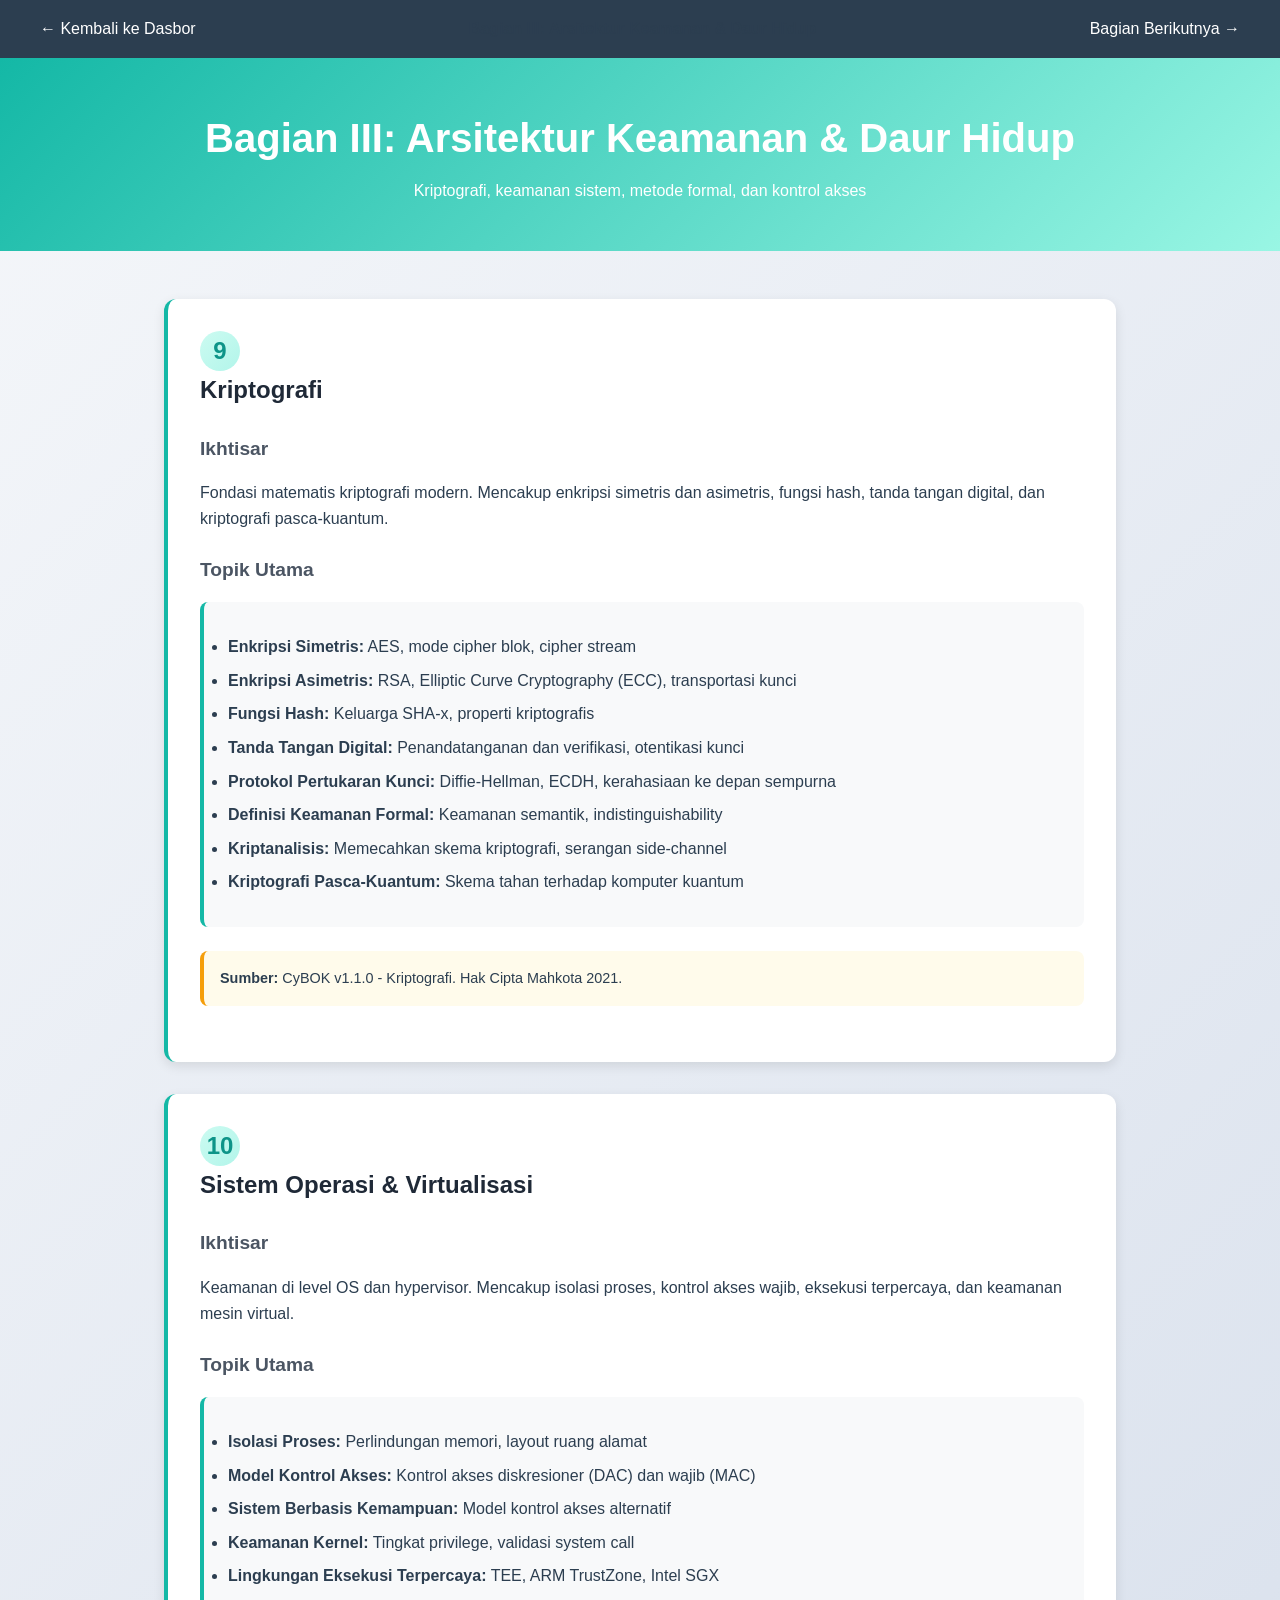
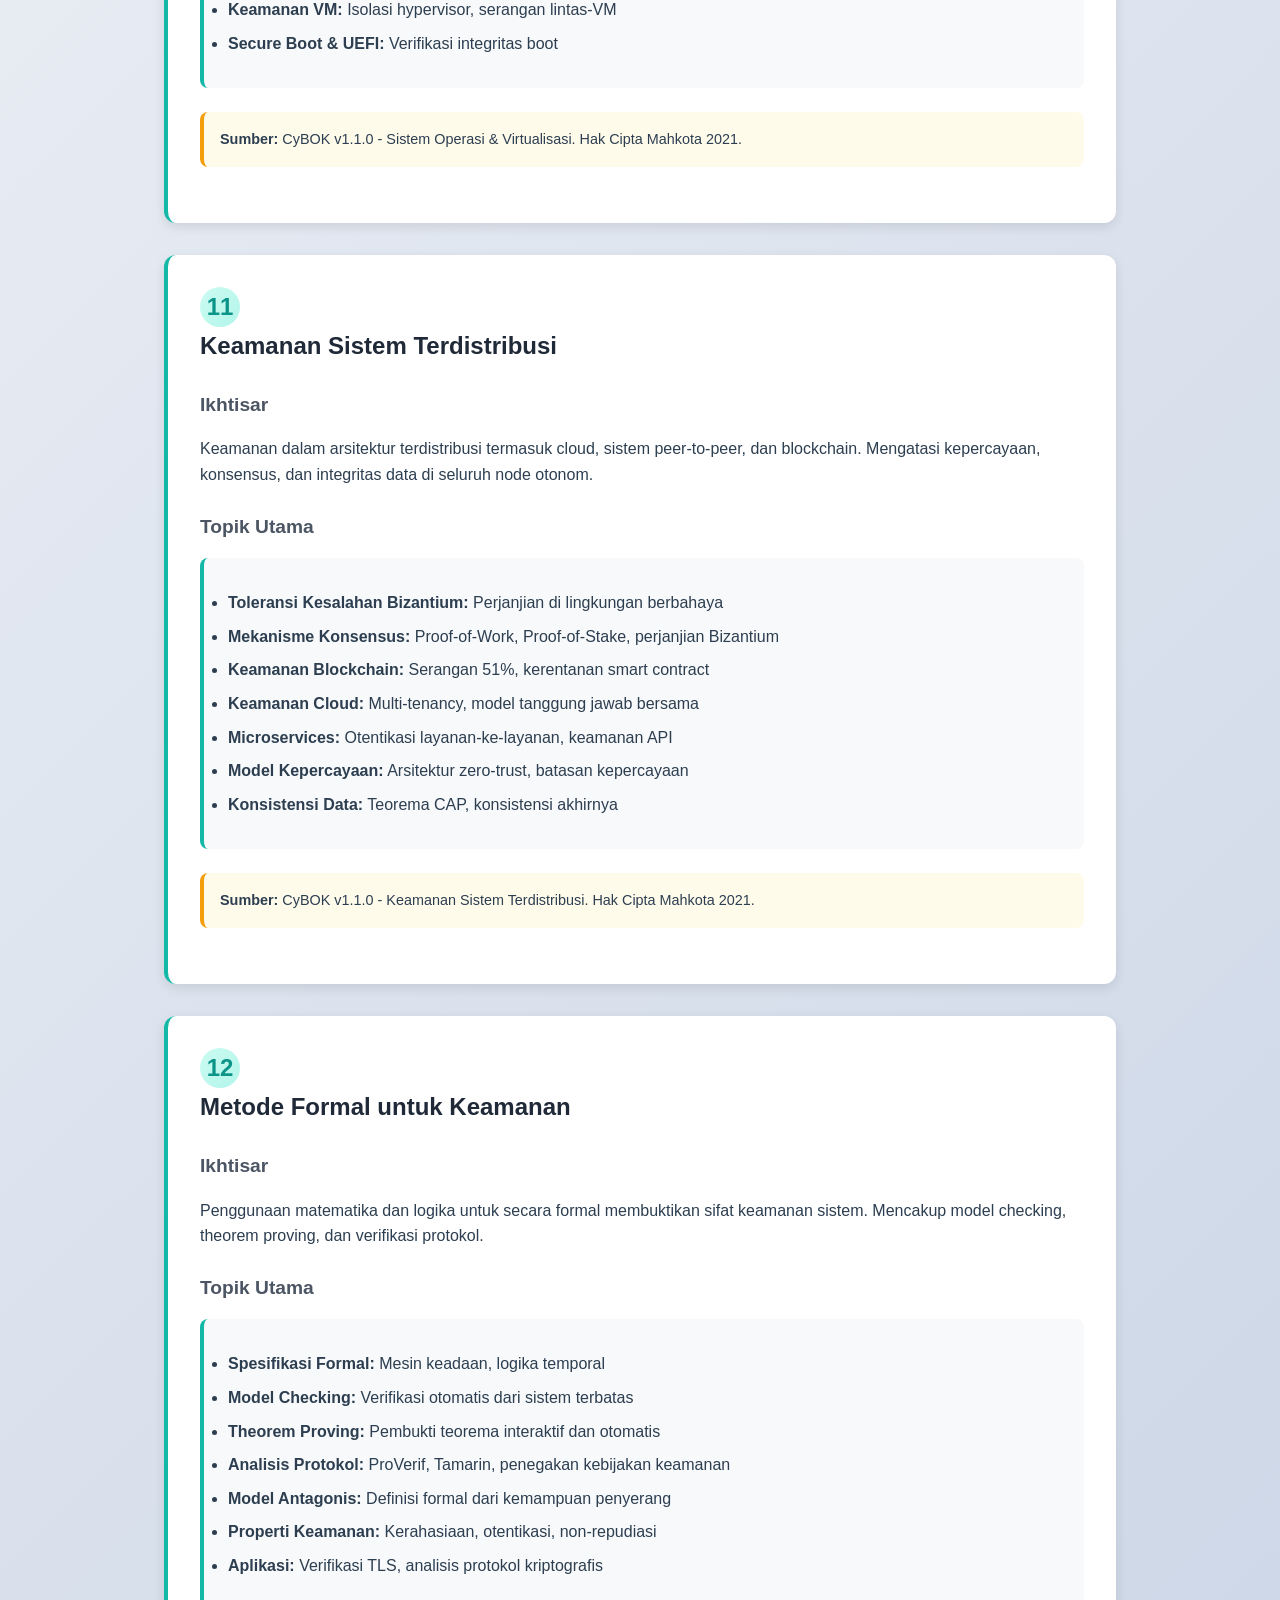
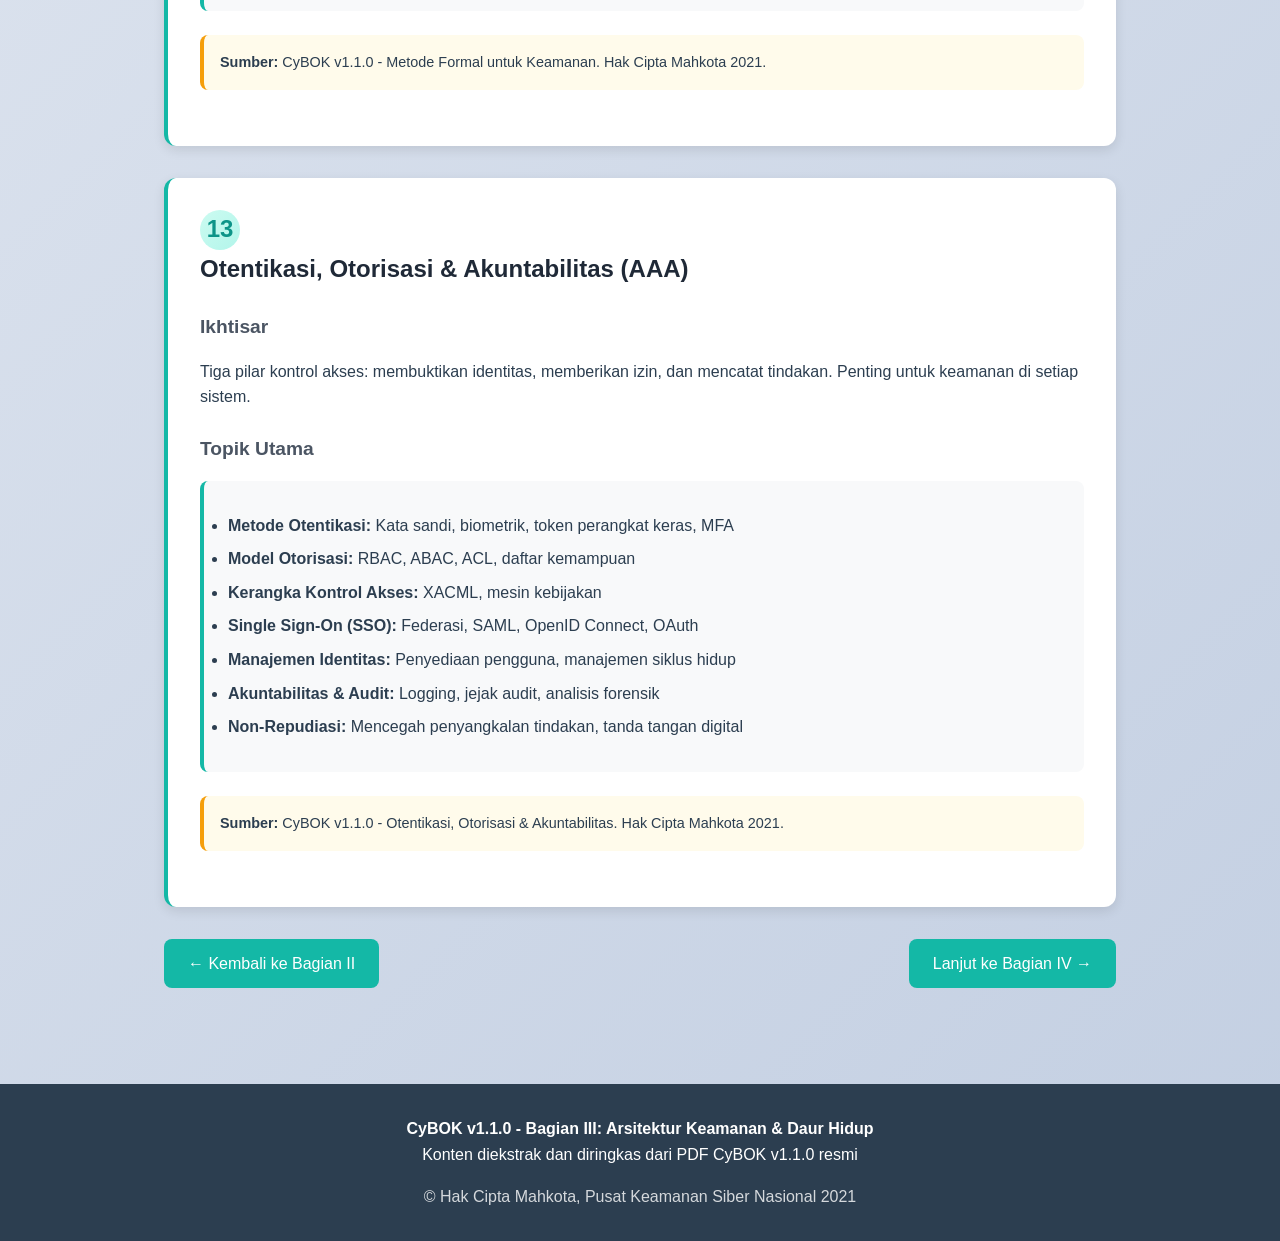
<file: part-3.html>
<!DOCTYPE html>
<html lang="id">
<head>
  <meta charset="UTF-8">
  <meta name="viewport" content="width=device-width, initial-scale=1.0">
  <meta name="description" content="Bagian III: Arsitektur Keamanan & Daur Hidup - CyBOK">
  <title>Bagian III - CyBOK v1.1.0</title>
  <link rel="stylesheet" href="css/parts.css">
  <style>body { --navbar-class: part-3; }</style>
</head>
<body class="part-3">

  <div class="navbar">
    <a href="index.html">← Kembali ke Dasbor</a>
    <strong>Bagian III: Arsitektur Keamanan & Daur Hidup</strong>
    <a href="part-4.html">Bagian Berikutnya →</a>
  </div>

  <div class="header">
    <h1>Bagian III: Arsitektur Keamanan & Daur Hidup</h1>
    <p>Kriptografi, keamanan sistem, metode formal, dan kontrol akses</p>
  </div>

  <div class="container">
    
    <!-- KA 9 -->
    <div class="ka-card">
      <h3><span class="ka-number">9</span>Kriptografi</h3>
      <div class="section-title">Ikhtisar</div>
      <p>Fondasi matematis kriptografi modern. Mencakup enkripsi simetris dan asimetris, fungsi hash, tanda tangan digital, dan kriptografi pasca-kuantum.</p>
      <div class="section-title">Topik Utama</div>
      <ul class="key-points">
        <li><strong>Enkripsi Simetris:</strong> AES, mode cipher blok, cipher stream</li>
        <li><strong>Enkripsi Asimetris:</strong> RSA, Elliptic Curve Cryptography (ECC), transportasi kunci</li>
        <li><strong>Fungsi Hash:</strong> Keluarga SHA-x, properti kriptografis</li>
        <li><strong>Tanda Tangan Digital:</strong> Penandatanganan dan verifikasi, otentikasi kunci</li>
        <li><strong>Protokol Pertukaran Kunci:</strong> Diffie-Hellman, ECDH, kerahasiaan ke depan sempurna</li>
        <li><strong>Definisi Keamanan Formal:</strong> Keamanan semantik, indistinguishability</li>
        <li><strong>Kriptanalisis:</strong> Memecahkan skema kriptografi, serangan side-channel</li>
        <li><strong>Kriptografi Pasca-Kuantum:</strong> Skema tahan terhadap komputer kuantum</li>
      </ul>
      <div class="pdf-citation">
        <strong>Sumber:</strong> CyBOK v1.1.0 - Kriptografi. Hak Cipta Mahkota 2021.
      </div>
    </div>

    <!-- KA 10 -->
    <div class="ka-card">
      <h3><span class="ka-number">10</span>Sistem Operasi & Virtualisasi</h3>
      <div class="section-title">Ikhtisar</div>
      <p>Keamanan di level OS dan hypervisor. Mencakup isolasi proses, kontrol akses wajib, eksekusi terpercaya, dan keamanan mesin virtual.</p>
      <div class="section-title">Topik Utama</div>
      <ul class="key-points">
        <li><strong>Isolasi Proses:</strong> Perlindungan memori, layout ruang alamat</li>
        <li><strong>Model Kontrol Akses:</strong> Kontrol akses diskresioner (DAC) dan wajib (MAC)</li>
        <li><strong>Sistem Berbasis Kemampuan:</strong> Model kontrol akses alternatif</li>
        <li><strong>Keamanan Kernel:</strong> Tingkat privilege, validasi system call</li>
        <li><strong>Lingkungan Eksekusi Terpercaya:</strong> TEE, ARM TrustZone, Intel SGX</li>
        <li><strong>Keamanan VM:</strong> Isolasi hypervisor, serangan lintas-VM</li>
        <li><strong>Secure Boot & UEFI:</strong> Verifikasi integritas boot</li>
      </ul>
      <div class="pdf-citation">
        <strong>Sumber:</strong> CyBOK v1.1.0 - Sistem Operasi & Virtualisasi. Hak Cipta Mahkota 2021.
      </div>
    </div>

    <!-- KA 11 -->
    <div class="ka-card">
      <h3><span class="ka-number">11</span>Keamanan Sistem Terdistribusi</h3>
      <div class="section-title">Ikhtisar</div>
      <p>Keamanan dalam arsitektur terdistribusi termasuk cloud, sistem peer-to-peer, dan blockchain. Mengatasi kepercayaan, konsensus, dan integritas data di seluruh node otonom.</p>
      <div class="section-title">Topik Utama</div>
      <ul class="key-points">
        <li><strong>Toleransi Kesalahan Bizantium:</strong> Perjanjian di lingkungan berbahaya</li>
        <li><strong>Mekanisme Konsensus:</strong> Proof-of-Work, Proof-of-Stake, perjanjian Bizantium</li>
        <li><strong>Keamanan Blockchain:</strong> Serangan 51%, kerentanan smart contract</li>
        <li><strong>Keamanan Cloud:</strong> Multi-tenancy, model tanggung jawab bersama</li>
        <li><strong>Microservices:</strong> Otentikasi layanan-ke-layanan, keamanan API</li>
        <li><strong>Model Kepercayaan:</strong> Arsitektur zero-trust, batasan kepercayaan</li>
        <li><strong>Konsistensi Data:</strong> Teorema CAP, konsistensi akhirnya</li>
      </ul>
      <div class="pdf-citation">
        <strong>Sumber:</strong> CyBOK v1.1.0 - Keamanan Sistem Terdistribusi. Hak Cipta Mahkota 2021.
      </div>
    </div>

    <!-- KA 12 -->
    <div class="ka-card">
      <h3><span class="ka-number">12</span>Metode Formal untuk Keamanan</h3>
      <div class="section-title">Ikhtisar</div>
      <p>Penggunaan matematika dan logika untuk secara formal membuktikan sifat keamanan sistem. Mencakup model checking, theorem proving, dan verifikasi protokol.</p>
      <div class="section-title">Topik Utama</div>
      <ul class="key-points">
        <li><strong>Spesifikasi Formal:</strong> Mesin keadaan, logika temporal</li>
        <li><strong>Model Checking:</strong> Verifikasi otomatis dari sistem terbatas</li>
        <li><strong>Theorem Proving:</strong> Pembukti teorema interaktif dan otomatis</li>
        <li><strong>Analisis Protokol:</strong> ProVerif, Tamarin, penegakan kebijakan keamanan</li>
        <li><strong>Model Antagonis:</strong> Definisi formal dari kemampuan penyerang</li>
        <li><strong>Properti Keamanan:</strong> Kerahasiaan, otentikasi, non-repudiasi</li>
        <li><strong>Aplikasi:</strong> Verifikasi TLS, analisis protokol kriptografis</li>
      </ul>
      <div class="pdf-citation">
        <strong>Sumber:</strong> CyBOK v1.1.0 - Metode Formal untuk Keamanan. Hak Cipta Mahkota 2021.
      </div>
    </div>

    <!-- KA 13 -->
    <div class="ka-card">
      <h3><span class="ka-number">13</span>Otentikasi, Otorisasi & Akuntabilitas (AAA)</h3>
      <div class="section-title">Ikhtisar</div>
      <p>Tiga pilar kontrol akses: membuktikan identitas, memberikan izin, dan mencatat tindakan. Penting untuk keamanan di setiap sistem.</p>
      <div class="section-title">Topik Utama</div>
      <ul class="key-points">
        <li><strong>Metode Otentikasi:</strong> Kata sandi, biometrik, token perangkat keras, MFA</li>
        <li><strong>Model Otorisasi:</strong> RBAC, ABAC, ACL, daftar kemampuan</li>
        <li><strong>Kerangka Kontrol Akses:</strong> XACML, mesin kebijakan</li>
        <li><strong>Single Sign-On (SSO):</strong> Federasi, SAML, OpenID Connect, OAuth</li>
        <li><strong>Manajemen Identitas:</strong> Penyediaan pengguna, manajemen siklus hidup</li>
        <li><strong>Akuntabilitas & Audit:</strong> Logging, jejak audit, analisis forensik</li>
        <li><strong>Non-Repudiasi:</strong> Mencegah penyangkalan tindakan, tanda tangan digital</li>
      </ul>
      <div class="pdf-citation">
        <strong>Sumber:</strong> CyBOK v1.1.0 - Otentikasi, Otorisasi & Akuntabilitas. Hak Cipta Mahkota 2021.
      </div>
    </div>

    <div class="nav-buttons">
      <a href="part-2.html" class="nav-btn">← Kembali ke Bagian II</a>
      <a href="part-4.html" class="nav-btn">Lanjut ke Bagian IV →</a>
    </div>

  </div>

  <footer class="footer">
    <p><strong>CyBOK v1.1.0 - Bagian III: Arsitektur Keamanan & Daur Hidup</strong></p>
    <p>Konten diekstrak dan diringkas dari PDF CyBOK v1.1.0 resmi</p>
    <p style="margin-top: 1rem; opacity: 0.8;">© Hak Cipta Mahkota, Pusat Keamanan Siber Nasional 2021</p>
  </footer>

</body>
</html>
</file>
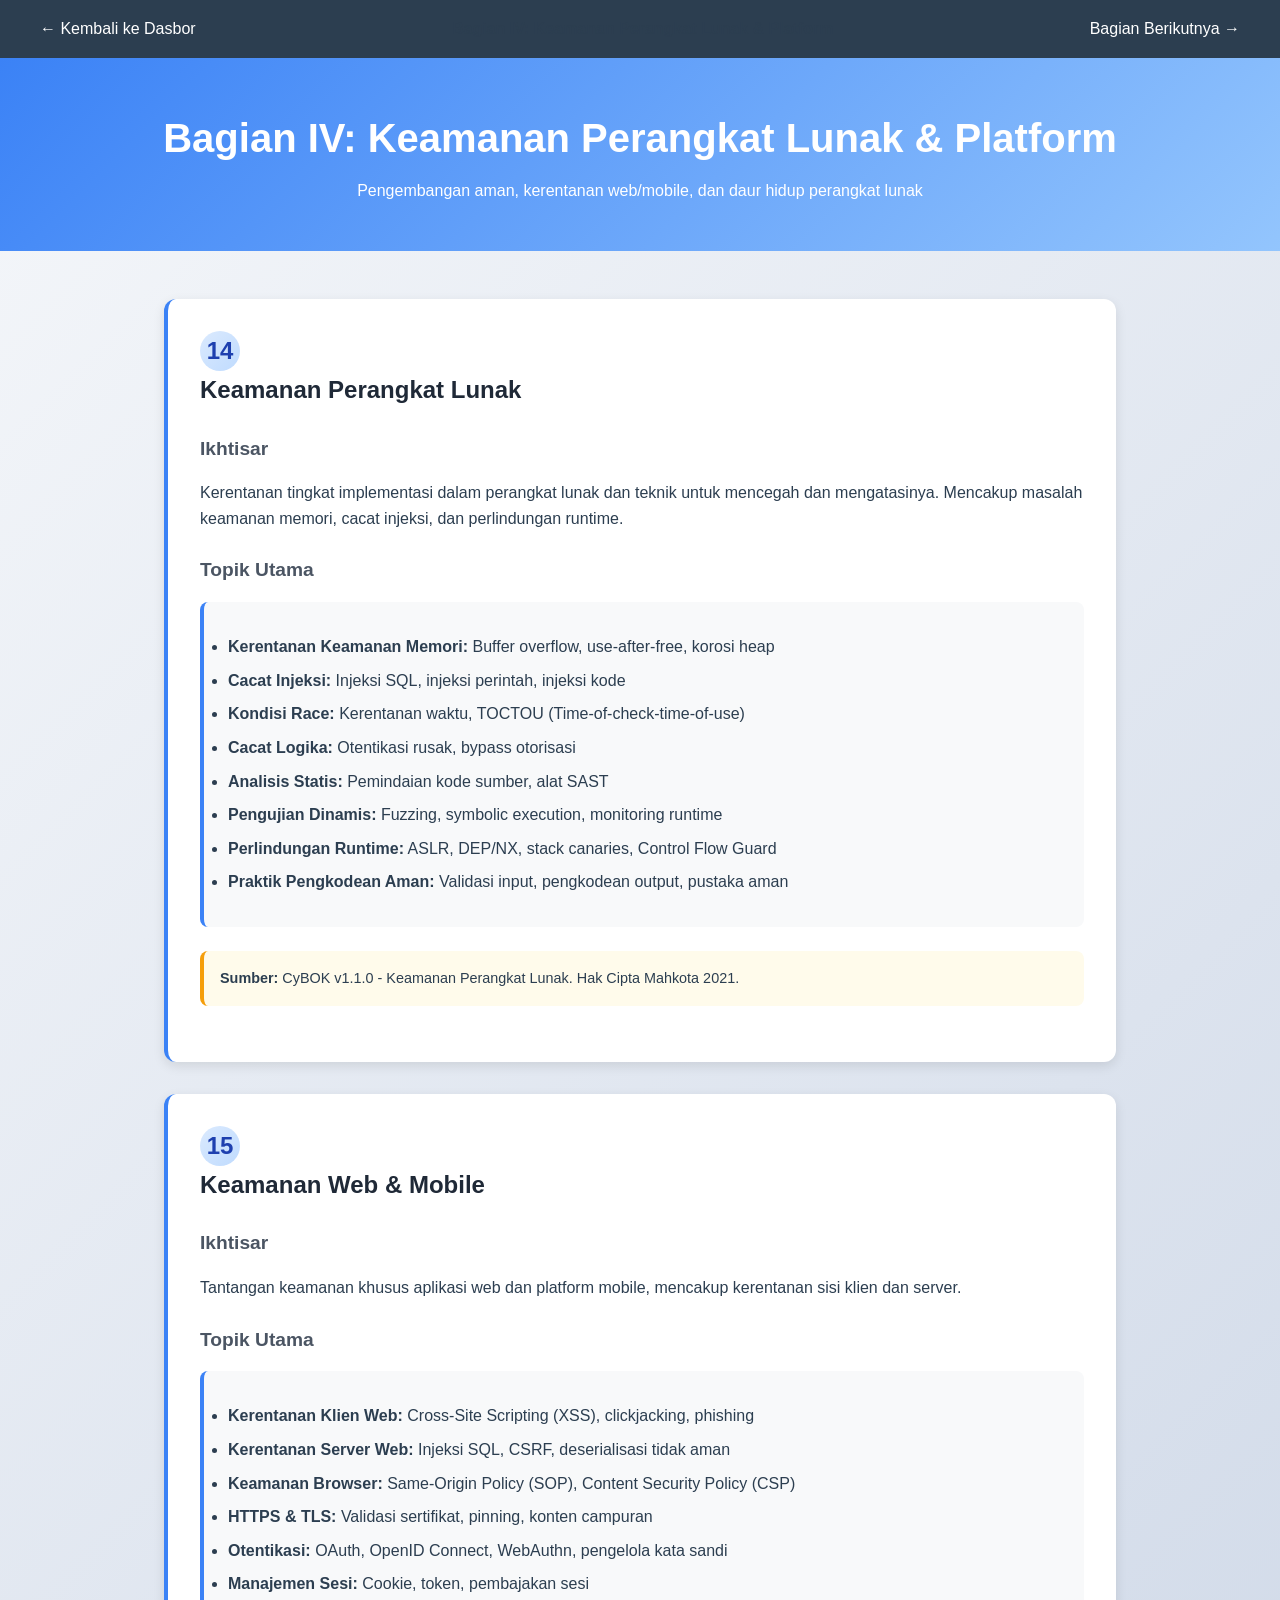
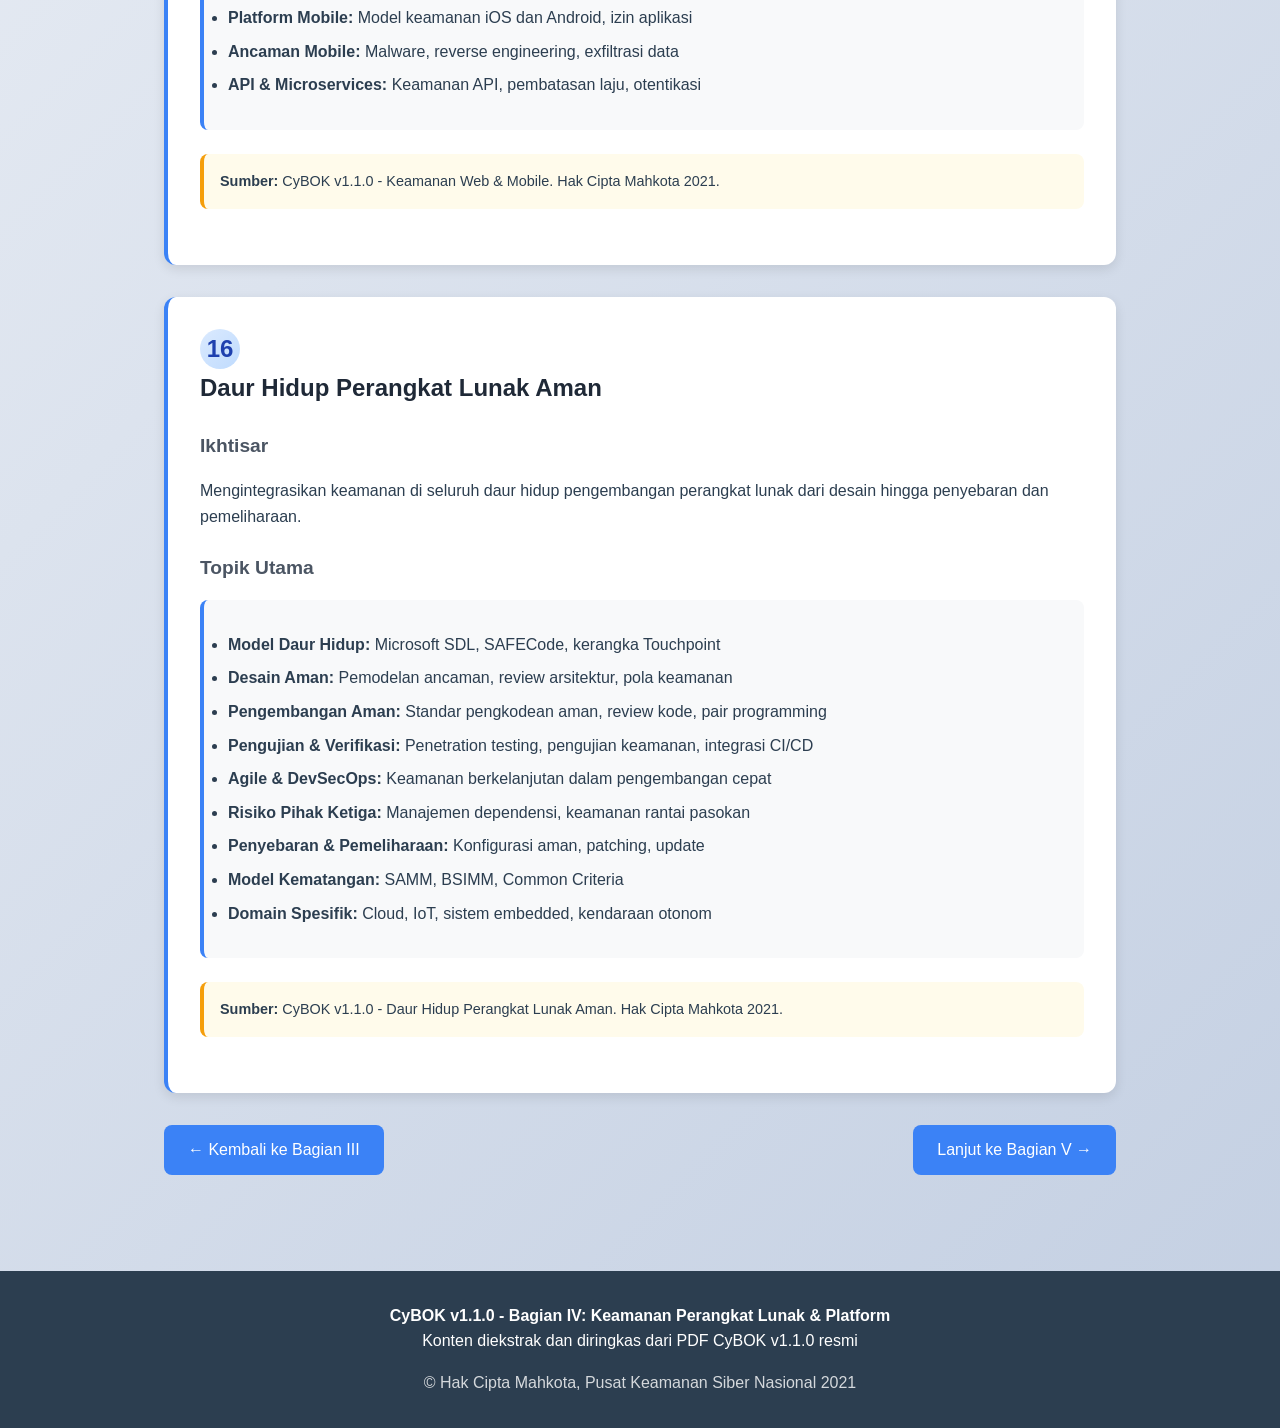
<file: part-4.html>
<!DOCTYPE html>
<html lang="id">
<head>
  <meta charset="UTF-8">
  <meta name="viewport" content="width=device-width, initial-scale=1.0">
  <meta name="description" content="Bagian IV: Keamanan Perangkat Lunak & Platform - CyBOK">
  <title>Bagian IV - CyBOK v1.1.0</title>
  <link rel="stylesheet" href="css/parts.css">
  <style>body { --navbar-class: part-4; }</style>
</head>
<body class="part-4">

  <div class="navbar">
    <a href="index.html">← Kembali ke Dasbor</a>
    <strong>Bagian IV: Keamanan Perangkat Lunak & Platform</strong>
    <a href="part-5.html">Bagian Berikutnya →</a>
  </div>

  <div class="header">
    <h1>Bagian IV: Keamanan Perangkat Lunak & Platform</h1>
    <p>Pengembangan aman, kerentanan web/mobile, dan daur hidup perangkat lunak</p>
  </div>

  <div class="container">
    
    <!-- KA 14 -->
    <div class="ka-card">
      <h3><span class="ka-number">14</span>Keamanan Perangkat Lunak</h3>
      <div class="section-title">Ikhtisar</div>
      <p>Kerentanan tingkat implementasi dalam perangkat lunak dan teknik untuk mencegah dan mengatasinya. Mencakup masalah keamanan memori, cacat injeksi, dan perlindungan runtime.</p>
      <div class="section-title">Topik Utama</div>
      <ul class="key-points">
        <li><strong>Kerentanan Keamanan Memori:</strong> Buffer overflow, use-after-free, korosi heap</li>
        <li><strong>Cacat Injeksi:</strong> Injeksi SQL, injeksi perintah, injeksi kode</li>
        <li><strong>Kondisi Race:</strong> Kerentanan waktu, TOCTOU (Time-of-check-time-of-use)</li>
        <li><strong>Cacat Logika:</strong> Otentikasi rusak, bypass otorisasi</li>
        <li><strong>Analisis Statis:</strong> Pemindaian kode sumber, alat SAST</li>
        <li><strong>Pengujian Dinamis:</strong> Fuzzing, symbolic execution, monitoring runtime</li>
        <li><strong>Perlindungan Runtime:</strong> ASLR, DEP/NX, stack canaries, Control Flow Guard</li>
        <li><strong>Praktik Pengkodean Aman:</strong> Validasi input, pengkodean output, pustaka aman</li>
      </ul>
      <div class="pdf-citation">
        <strong>Sumber:</strong> CyBOK v1.1.0 - Keamanan Perangkat Lunak. Hak Cipta Mahkota 2021.
      </div>
    </div>

    <!-- KA 15 -->
    <div class="ka-card">
      <h3><span class="ka-number">15</span>Keamanan Web & Mobile</h3>
      <div class="section-title">Ikhtisar</div>
      <p>Tantangan keamanan khusus aplikasi web dan platform mobile, mencakup kerentanan sisi klien dan server.</p>
      <div class="section-title">Topik Utama</div>
      <ul class="key-points">
        <li><strong>Kerentanan Klien Web:</strong> Cross-Site Scripting (XSS), clickjacking, phishing</li>
        <li><strong>Kerentanan Server Web:</strong> Injeksi SQL, CSRF, deserialisasi tidak aman</li>
        <li><strong>Keamanan Browser:</strong> Same-Origin Policy (SOP), Content Security Policy (CSP)</li>
        <li><strong>HTTPS & TLS:</strong> Validasi sertifikat, pinning, konten campuran</li>
        <li><strong>Otentikasi:</strong> OAuth, OpenID Connect, WebAuthn, pengelola kata sandi</li>
        <li><strong>Manajemen Sesi:</strong> Cookie, token, pembajakan sesi</li>
        <li><strong>Platform Mobile:</strong> Model keamanan iOS dan Android, izin aplikasi</li>
        <li><strong>Ancaman Mobile:</strong> Malware, reverse engineering, exfiltrasi data</li>
        <li><strong>API & Microservices:</strong> Keamanan API, pembatasan laju, otentikasi</li>
      </ul>
      <div class="pdf-citation">
        <strong>Sumber:</strong> CyBOK v1.1.0 - Keamanan Web & Mobile. Hak Cipta Mahkota 2021.
      </div>
    </div>

    <!-- KA 16 -->
    <div class="ka-card">
      <h3><span class="ka-number">16</span>Daur Hidup Perangkat Lunak Aman</h3>
      <div class="section-title">Ikhtisar</div>
      <p>Mengintegrasikan keamanan di seluruh daur hidup pengembangan perangkat lunak dari desain hingga penyebaran dan pemeliharaan.</p>
      <div class="section-title">Topik Utama</div>
      <ul class="key-points">
        <li><strong>Model Daur Hidup:</strong> Microsoft SDL, SAFECode, kerangka Touchpoint</li>
        <li><strong>Desain Aman:</strong> Pemodelan ancaman, review arsitektur, pola keamanan</li>
        <li><strong>Pengembangan Aman:</strong> Standar pengkodean aman, review kode, pair programming</li>
        <li><strong>Pengujian & Verifikasi:</strong> Penetration testing, pengujian keamanan, integrasi CI/CD</li>
        <li><strong>Agile & DevSecOps:</strong> Keamanan berkelanjutan dalam pengembangan cepat</li>
        <li><strong>Risiko Pihak Ketiga:</strong> Manajemen dependensi, keamanan rantai pasokan</li>
        <li><strong>Penyebaran & Pemeliharaan:</strong> Konfigurasi aman, patching, update</li>
        <li><strong>Model Kematangan:</strong> SAMM, BSIMM, Common Criteria</li>
        <li><strong>Domain Spesifik:</strong> Cloud, IoT, sistem embedded, kendaraan otonom</li>
      </ul>
      <div class="pdf-citation">
        <strong>Sumber:</strong> CyBOK v1.1.0 - Daur Hidup Perangkat Lunak Aman. Hak Cipta Mahkota 2021.
      </div>
    </div>

    <div class="nav-buttons">
      <a href="part-3.html" class="nav-btn">← Kembali ke Bagian III</a>
      <a href="part-5.html" class="nav-btn">Lanjut ke Bagian V →</a>
    </div>

  </div>

  <footer class="footer">
    <p><strong>CyBOK v1.1.0 - Bagian IV: Keamanan Perangkat Lunak & Platform</strong></p>
    <p>Konten diekstrak dan diringkas dari PDF CyBOK v1.1.0 resmi</p>
    <p style="margin-top: 1rem; opacity: 0.8;">© Hak Cipta Mahkota, Pusat Keamanan Siber Nasional 2021</p>
  </footer>

</body>
</html>
</file>
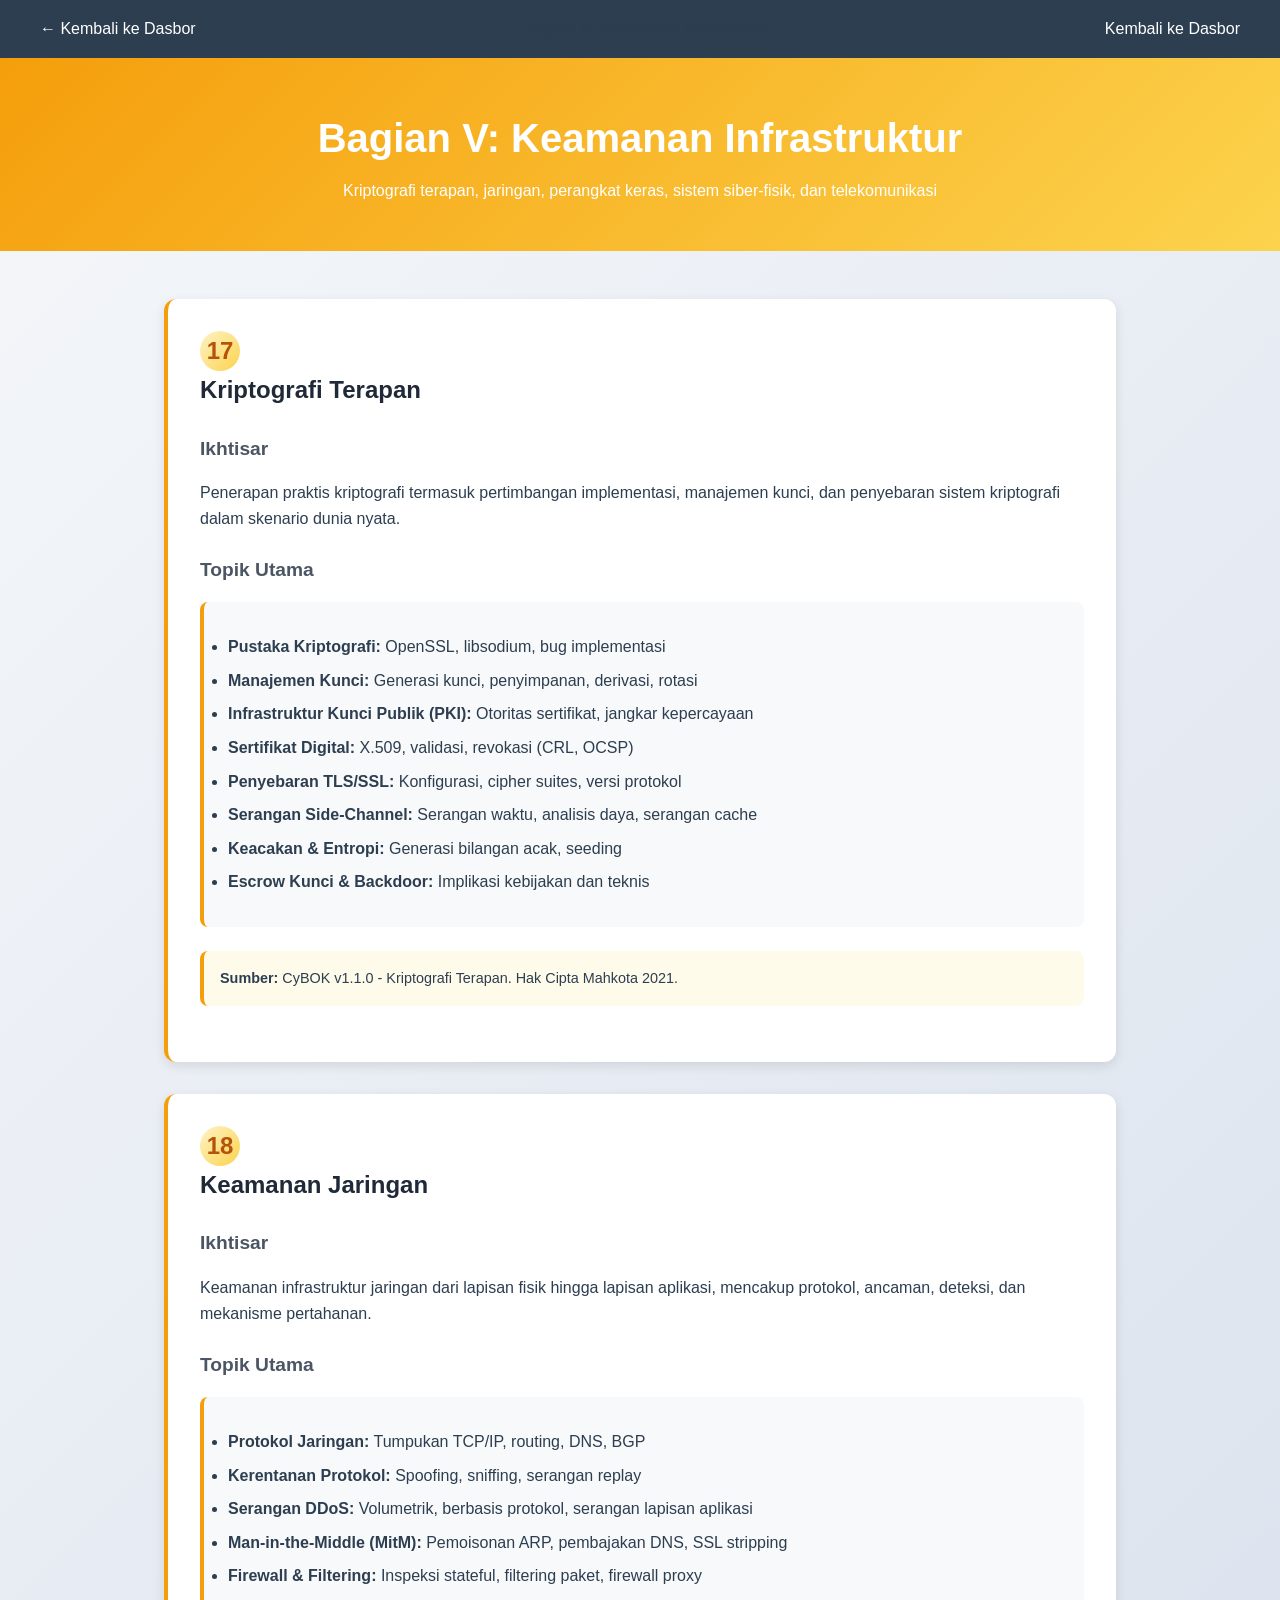
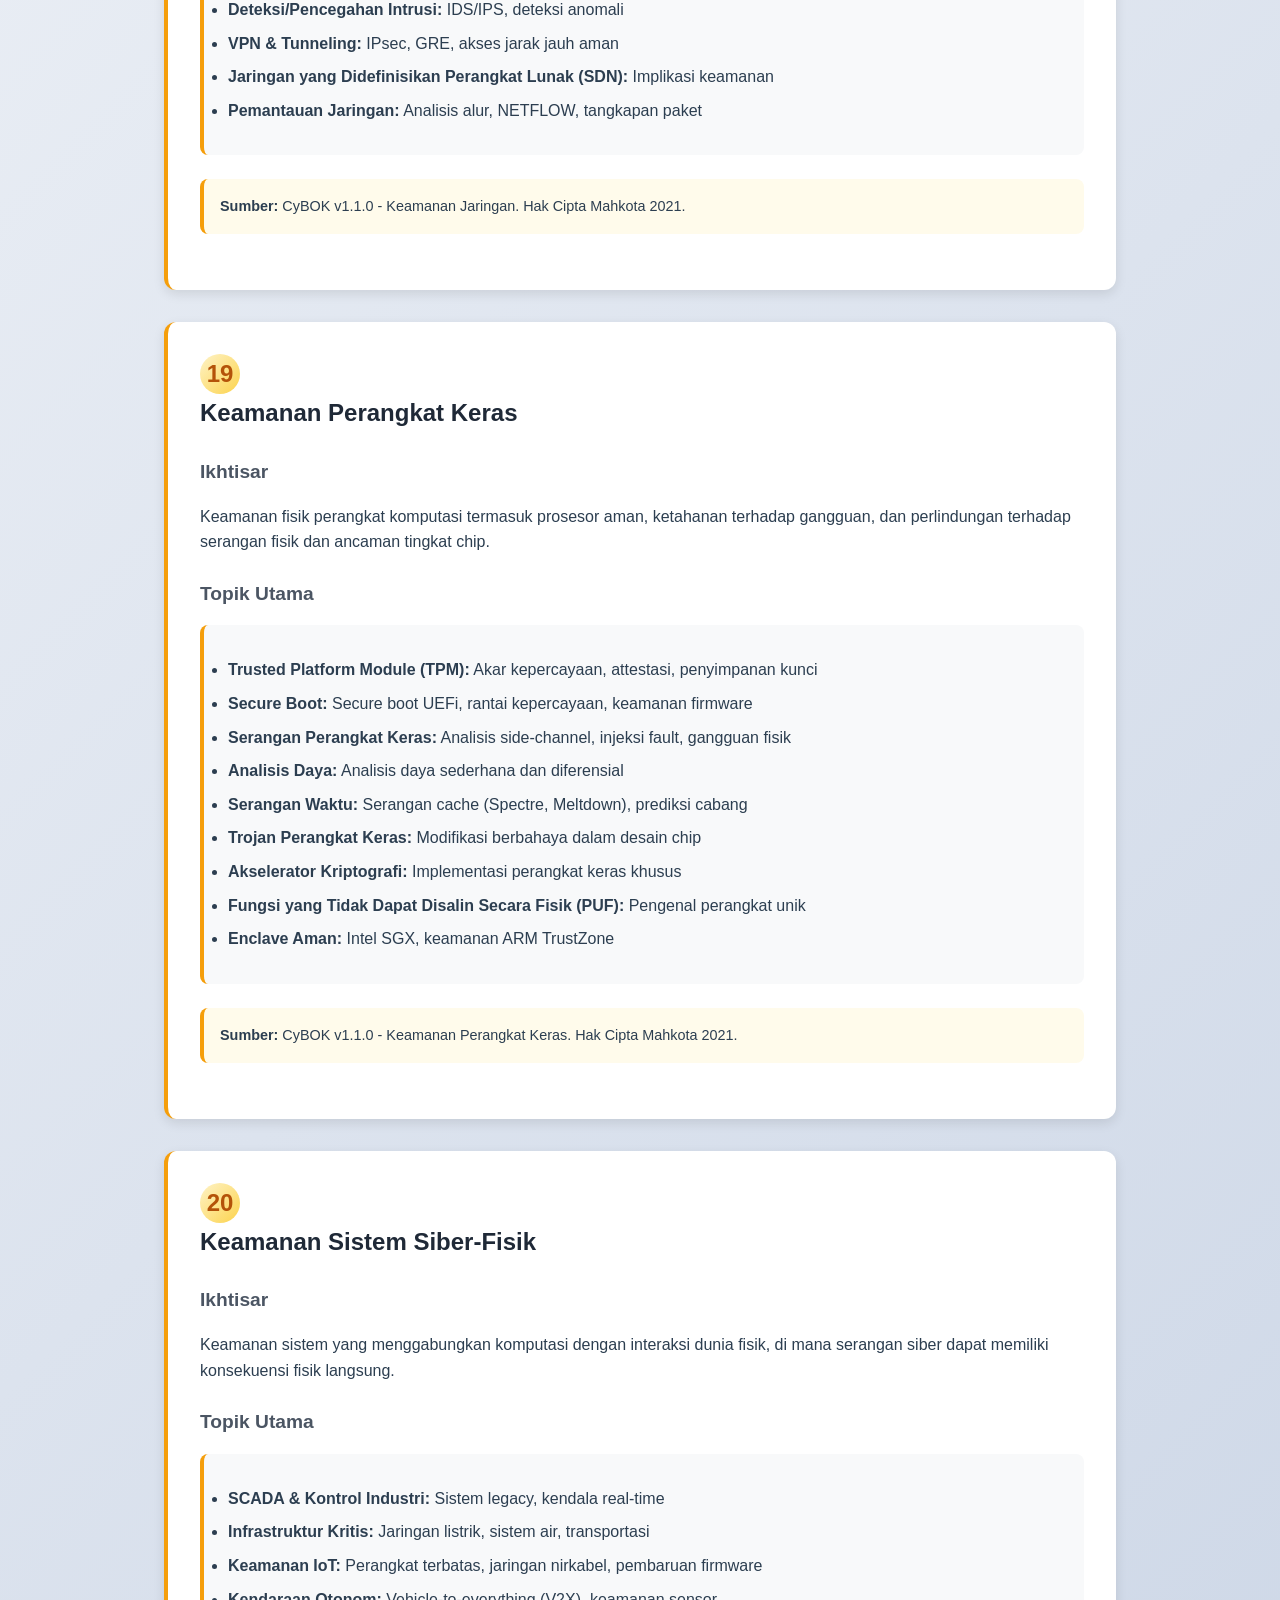
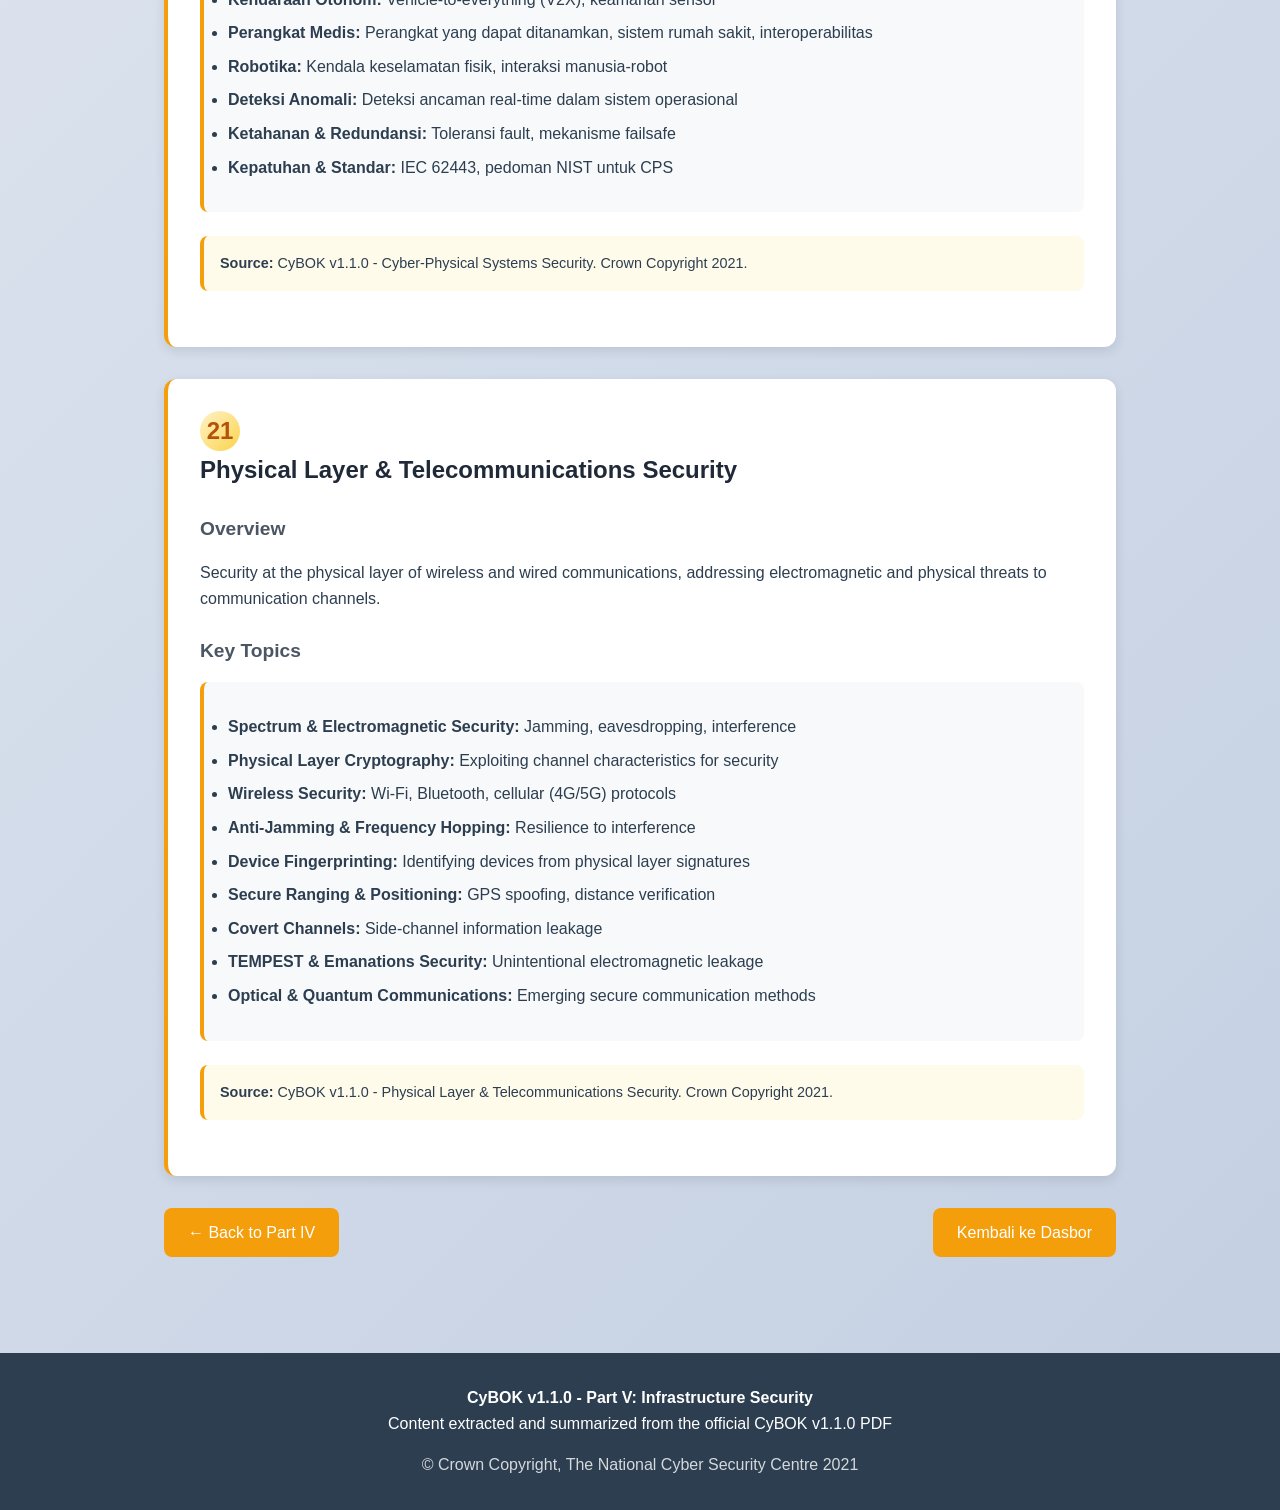
<file: part-5.html>
<!DOCTYPE html>
<html lang="id">
<head>
  <meta charset="UTF-8">
  <meta name="viewport" content="width=device-width, initial-scale=1.0">
  <meta name="description" content="Bagian V: Keamanan Infrastruktur - CyBOK">
  <title>Bagian V - CyBOK v1.1.0</title>
  <link rel="stylesheet" href="css/parts.css">
  <style>body { --navbar-class: part-5; }</style>
</head>
<body class="part-5">

  <div class="navbar">
    <a href="index.html">← Kembali ke Dasbor</a>
    <strong>Bagian V: Keamanan Infrastruktur</strong>
    <a href="index.html">Kembali ke Dasbor</a>
  </div>

  <div class="header">
    <h1>Bagian V: Keamanan Infrastruktur</h1>
    <p>Kriptografi terapan, jaringan, perangkat keras, sistem siber-fisik, dan telekomunikasi</p>
  </div>

  <div class="container">
    
    <!-- KA 17 -->
    <div class="ka-card">
      <h3><span class="ka-number">17</span>Kriptografi Terapan</h3>
      <div class="section-title">Ikhtisar</div>
      <p>Penerapan praktis kriptografi termasuk pertimbangan implementasi, manajemen kunci, dan penyebaran sistem kriptografi dalam skenario dunia nyata.</p>
      <div class="section-title">Topik Utama</div>
      <ul class="key-points">
        <li><strong>Pustaka Kriptografi:</strong> OpenSSL, libsodium, bug implementasi</li>
        <li><strong>Manajemen Kunci:</strong> Generasi kunci, penyimpanan, derivasi, rotasi</li>
        <li><strong>Infrastruktur Kunci Publik (PKI):</strong> Otoritas sertifikat, jangkar kepercayaan</li>
        <li><strong>Sertifikat Digital:</strong> X.509, validasi, revokasi (CRL, OCSP)</li>
        <li><strong>Penyebaran TLS/SSL:</strong> Konfigurasi, cipher suites, versi protokol</li>
        <li><strong>Serangan Side-Channel:</strong> Serangan waktu, analisis daya, serangan cache</li>
        <li><strong>Keacakan & Entropi:</strong> Generasi bilangan acak, seeding</li>
        <li><strong>Escrow Kunci & Backdoor:</strong> Implikasi kebijakan dan teknis</li>
      </ul>
      <div class="pdf-citation">
        <strong>Sumber:</strong> CyBOK v1.1.0 - Kriptografi Terapan. Hak Cipta Mahkota 2021.
      </div>
    </div>

    <!-- KA 18 -->
    <div class="ka-card">
      <h3><span class="ka-number">18</span>Keamanan Jaringan</h3>
      <div class="section-title">Ikhtisar</div>
      <p>Keamanan infrastruktur jaringan dari lapisan fisik hingga lapisan aplikasi, mencakup protokol, ancaman, deteksi, dan mekanisme pertahanan.</p>
      <div class="section-title">Topik Utama</div>
      <ul class="key-points">
        <li><strong>Protokol Jaringan:</strong> Tumpukan TCP/IP, routing, DNS, BGP</li>
        <li><strong>Kerentanan Protokol:</strong> Spoofing, sniffing, serangan replay</li>
        <li><strong>Serangan DDoS:</strong> Volumetrik, berbasis protokol, serangan lapisan aplikasi</li>
        <li><strong>Man-in-the-Middle (MitM):</strong> Pemoisonan ARP, pembajakan DNS, SSL stripping</li>
        <li><strong>Firewall & Filtering:</strong> Inspeksi stateful, filtering paket, firewall proxy</li>
        <li><strong>Deteksi/Pencegahan Intrusi:</strong> IDS/IPS, deteksi anomali</li>
        <li><strong>VPN & Tunneling:</strong> IPsec, GRE, akses jarak jauh aman</li>
        <li><strong>Jaringan yang Didefinisikan Perangkat Lunak (SDN):</strong> Implikasi keamanan</li>
        <li><strong>Pemantauan Jaringan:</strong> Analisis alur, NETFLOW, tangkapan paket</li>
      </ul>
      <div class="pdf-citation">
        <strong>Sumber:</strong> CyBOK v1.1.0 - Keamanan Jaringan. Hak Cipta Mahkota 2021.
      </div>
    </div>

    <!-- KA 19 -->
    <div class="ka-card">
      <h3><span class="ka-number">19</span>Keamanan Perangkat Keras</h3>
      <div class="section-title">Ikhtisar</div>
      <p>Keamanan fisik perangkat komputasi termasuk prosesor aman, ketahanan terhadap gangguan, dan perlindungan terhadap serangan fisik dan ancaman tingkat chip.</p>
      <div class="section-title">Topik Utama</div>
      <ul class="key-points">
        <li><strong>Trusted Platform Module (TPM):</strong> Akar kepercayaan, attestasi, penyimpanan kunci</li>
        <li><strong>Secure Boot:</strong> Secure boot UEFi, rantai kepercayaan, keamanan firmware</li>
        <li><strong>Serangan Perangkat Keras:</strong> Analisis side-channel, injeksi fault, gangguan fisik</li>
        <li><strong>Analisis Daya:</strong> Analisis daya sederhana dan diferensial</li>
        <li><strong>Serangan Waktu:</strong> Serangan cache (Spectre, Meltdown), prediksi cabang</li>
        <li><strong>Trojan Perangkat Keras:</strong> Modifikasi berbahaya dalam desain chip</li>
        <li><strong>Akselerator Kriptografi:</strong> Implementasi perangkat keras khusus</li>
        <li><strong>Fungsi yang Tidak Dapat Disalin Secara Fisik (PUF):</strong> Pengenal perangkat unik</li>
        <li><strong>Enclave Aman:</strong> Intel SGX, keamanan ARM TrustZone</li>
      </ul>
      <div class="pdf-citation">
        <strong>Sumber:</strong> CyBOK v1.1.0 - Keamanan Perangkat Keras. Hak Cipta Mahkota 2021.
      </div>
    </div>

    <!-- KA 20 -->
    <div class="ka-card">
      <h3><span class="ka-number">20</span>Keamanan Sistem Siber-Fisik</h3>
      <div class="section-title">Ikhtisar</div>
      <p>Keamanan sistem yang menggabungkan komputasi dengan interaksi dunia fisik, di mana serangan siber dapat memiliki konsekuensi fisik langsung.</p>
      <div class="section-title">Topik Utama</div>
      <ul class="key-points">
        <li><strong>SCADA & Kontrol Industri:</strong> Sistem legacy, kendala real-time</li>
        <li><strong>Infrastruktur Kritis:</strong> Jaringan listrik, sistem air, transportasi</li>
        <li><strong>Keamanan IoT:</strong> Perangkat terbatas, jaringan nirkabel, pembaruan firmware</li>
        <li><strong>Kendaraan Otonom:</strong> Vehicle-to-everything (V2X), keamanan sensor</li>
        <li><strong>Perangkat Medis:</strong> Perangkat yang dapat ditanamkan, sistem rumah sakit, interoperabilitas</li>
        <li><strong>Robotika:</strong> Kendala keselamatan fisik, interaksi manusia-robot</li>
        <li><strong>Deteksi Anomali:</strong> Deteksi ancaman real-time dalam sistem operasional</li>
        <li><strong>Ketahanan & Redundansi:</strong> Toleransi fault, mekanisme failsafe</li>
        <li><strong>Kepatuhan & Standar:</strong> IEC 62443, pedoman NIST untuk CPS</li>
      </ul>
      <div class="pdf-citation">
        <strong>Source:</strong> CyBOK v1.1.0 - Cyber-Physical Systems Security. Crown Copyright 2021.
      </div>
    </div>

    <!-- KA 21 -->
    <div class="ka-card">
      <h3><span class="ka-number">21</span>Physical Layer & Telecommunications Security</h3>
      <div class="section-title">Overview</div>
      <p>Security at the physical layer of wireless and wired communications, addressing electromagnetic and physical threats to communication channels.</p>
      <div class="section-title">Key Topics</div>
      <ul class="key-points">
        <li><strong>Spectrum & Electromagnetic Security:</strong> Jamming, eavesdropping, interference</li>
        <li><strong>Physical Layer Cryptography:</strong> Exploiting channel characteristics for security</li>
        <li><strong>Wireless Security:</strong> Wi-Fi, Bluetooth, cellular (4G/5G) protocols</li>
        <li><strong>Anti-Jamming & Frequency Hopping:</strong> Resilience to interference</li>
        <li><strong>Device Fingerprinting:</strong> Identifying devices from physical layer signatures</li>
        <li><strong>Secure Ranging & Positioning:</strong> GPS spoofing, distance verification</li>
        <li><strong>Covert Channels:</strong> Side-channel information leakage</li>
        <li><strong>TEMPEST & Emanations Security:</strong> Unintentional electromagnetic leakage</li>
        <li><strong>Optical & Quantum Communications:</strong> Emerging secure communication methods</li>
      </ul>
      <div class="pdf-citation">
        <strong>Source:</strong> CyBOK v1.1.0 - Physical Layer & Telecommunications Security. Crown Copyright 2021.
      </div>
    </div>

    <div class="nav-buttons">
      <a href="part-4.html" class="nav-btn">← Back to Part IV</a>
      <a href="index.html" class="nav-btn">Kembali ke Dasbor</a>
    </div>

  </div>

  <footer class="footer">
    <p><strong>CyBOK v1.1.0 - Part V: Infrastructure Security</strong></p>
    <p>Content extracted and summarized from the official CyBOK v1.1.0 PDF</p>
    <p style="margin-top: 1rem; opacity: 0.8;">© Crown Copyright, The National Cyber Security Centre 2021</p>
  </footer>

</body>
</html>
</file>
<file: css/index.css>
* { box-sizing: border-box; margin: 0; padding: 0; }

:root {
  --transition-smooth: all 0.3s cubic-bezier(0.4, 0, 0.2, 1);
  --radius-lg: 16px;
}

html { scroll-behavior: smooth; }

body {
  font-family: -apple-system, BlinkMacSystemFont, 'Segoe UI', 'Helvetica Neue', sans-serif;
  background: linear-gradient(135deg, #f5f7fa 0%, #c3cfe2 100%);
  min-height: 100vh;
  color: #2c3e50;
  line-height: 1.6;
}

.header {
  background: linear-gradient(135deg, #667eea 0%, #764ba2 100%);
  color: white;
  padding: 3rem 1.5rem;
  text-align: center;
  box-shadow: 0 4px 20px rgba(0, 0, 0, 0.1);
}

.header h1 { font-size: 2.5rem; margin-bottom: 0.5rem; }
.header p { font-size: 1.1rem; opacity: 0.95; }

.container {
  max-width: 1200px;
  margin: 0 auto;
  padding: 3rem 1.5rem;
}

.parts-grid {
  display: grid;
  grid-template-columns: repeat(auto-fit, minmax(300px, 1fr));
  gap: 2rem;
  margin-bottom: 3rem;
}

.part-card {
  background: white;
  border-radius: var(--radius-lg);
  padding: 2rem;
  box-shadow: 0 4px 12px rgba(0, 0, 0, 0.1);
  transition: var(--transition-smooth);
  cursor: pointer;
}

.part-card:hover {
  transform: translateY(-8px);
  box-shadow: 0 12px 28px rgba(0, 0, 0, 0.2);
}

.part-number {
  display: inline-block;
  width: 50px;
  height: 50px;
  border-radius: 50%;
  display: flex;
  align-items: center;
  justify-content: center;
  font-weight: 700;
  font-size: 1.2rem;
  margin-bottom: 1rem;
}

.part-1 .part-number { background: linear-gradient(135deg, #E9D5FF, #DDD6FE); color: #6D28D9; }
.part-2 .part-number { background: linear-gradient(135deg, #FFEDD5, #FED7AA); color: #C2410C; }
.part-3 .part-number { background: linear-gradient(135deg, #CCFBF1, #B2F5EA); color: #0D9488; }
.part-4 .part-number { background: linear-gradient(135deg, #DBEAFE, #BFDBFE); color: #1E40AF; }
.part-5 .part-number { background: linear-gradient(135deg, #FEF3C7, #FCD34D); color: #B45309; }

.part-card h3 {
  font-size: 1.5rem;
  margin-bottom: 1rem;
  color: #1f2937;
}

.part-card p {
  color: #4b5563;
  margin-bottom: 1.5rem;
  font-size: 0.95rem;
}

.ka-list {
  list-style: none;
  margin-bottom: 1.5rem;
}

.ka-list li {
  padding: 0.5rem 0;
  padding-left: 1.5rem;
  position: relative;
  font-size: 0.9rem;
}

.ka-list li::before {
  content: '→';
  position: absolute;
  left: 0;
  color: #667eea;
  font-weight: bold;
}

.part-link {
  display: inline-block;
  padding: 0.75rem 1.5rem;
  background: linear-gradient(135deg, #667eea 0%, #764ba2 100%);
  color: white;
  text-decoration: none;
  border-radius: 8px;
  transition: var(--transition-smooth);
  font-weight: 600;
}

.part-link:hover {
  transform: scale(1.05);
  box-shadow: 0 4px 12px rgba(102, 126, 234, 0.4);
}

.footer {
  background: #2c3e50;
  color: white;
  text-align: center;
  padding: 2rem 1.5rem;
  margin-top: 3rem;
  font-size: 0.9rem;
}

.footer a { color: #3B82F6; text-decoration: none; }
.footer a:hover { text-decoration: underline; }

@media (max-width: 768px) {
  .header h1 { font-size: 1.8rem; }
  .container { padding: 2rem 1rem; }
  .parts-grid { grid-template-columns: 1fr; }
}
</file>
<file: css/parts.css>
* { box-sizing: border-box; margin: 0; padding: 0; }
:root { --transition-smooth: all 0.3s cubic-bezier(0.4, 0, 0.2, 1); }
html { scroll-behavior: smooth; }
body {
  font-family: -apple-system, BlinkMacSystemFont, 'Segoe UI', sans-serif;
  background: linear-gradient(135deg, #f5f7fa 0%, #c3cfe2 100%);
  color: #2c3e50;
  line-height: 1.6;
}
.navbar {
  background: #2c3e50;
  padding: 1rem 1.5rem;
  display: flex;
  justify-content: space-between;
  align-items: center;
  box-shadow: 0 2px 10px rgba(0,0,0,0.1);
}
.navbar a {
  color: white;
  text-decoration: none;
  margin: 0 1rem;
  transition: var(--transition-smooth);
}
.header {
  color: white;
  padding: 3rem 1.5rem;
  text-align: center;
}
.header h1 { font-size: 2.5rem; margin-bottom: 0.5rem; }
.container { max-width: 1000px; margin: 0 auto; padding: 3rem 1.5rem; }
.ka-card {
  background: white;
  border-radius: 12px;
  padding: 2rem;
  margin-bottom: 2rem;
  box-shadow: 0 4px 12px rgba(0,0,0,0.1);
}
.ka-card h3 { font-size: 1.5rem; margin-bottom: 1rem; color: #1f2937; }
.ka-number {
  display: inline-block;
  width: 40px;
  height: 40px;
  border-radius: 50%;
  display: flex;
  align-items: center;
  justify-content: center;
  font-weight: 700;
  margin-right: 1rem;
}
.section-title { font-size: 1.2rem; font-weight: 700; color: #4b5563; margin: 1.5rem 0 1rem; }
.key-points {
  background: #f8f9fa;
  padding: 1.5rem;
  margin: 1rem 0;
  border-radius: 8px;
}
.key-points li { margin: 0.5rem 0; }
.pdf-citation {
  background: #fffbeb;
  border-left: 4px solid #f59e0b;
  padding: 1rem;
  margin: 1.5rem 0;
  border-radius: 8px;
  font-size: 0.9rem;
}
.footer {
  background: #2c3e50;
  color: white;
  text-align: center;
  padding: 2rem 1.5rem;
  margin-top: 3rem;
}
.nav-buttons {
  display: flex;
  gap: 1rem;
  justify-content: space-between;
  margin-top: 2rem;
}
.nav-btn {
  padding: 0.75rem 1.5rem;
  color: white;
  text-decoration: none;
  border-radius: 8px;
  transition: var(--transition-smooth);
}
.nav-btn:disabled { background: #ccc; cursor: not-allowed; }

/* Part 1 - Purple */
.part-1 .navbar a:hover { color: #667eea; }
.part-1 .header { background: linear-gradient(135deg, #8B5CF6 0%, #D8B4FE 100%); }
.part-1 .ka-card { border-left: 4px solid #8B5CF6; }
.part-1 .ka-number { background: linear-gradient(135deg, #E9D5FF, #DDD6FE); color: #6D28D9; }
.part-1 .key-points { border-left: 4px solid #8B5CF6; }
.part-1 .nav-btn { background: #667eea; }
.part-1 .nav-btn:hover { background: #764ba2; }

/* Part 2 - Orange */
.part-2 .navbar a:hover { color: #F97316; }
.part-2 .header { background: linear-gradient(135deg, #F97316 0%, #FED7AA 100%); }
.part-2 .ka-card { border-left: 4px solid #F97316; }
.part-2 .ka-number { background: linear-gradient(135deg, #FFEDD5, #FED7AA); color: #C2410C; }
.part-2 .key-points { border-left: 4px solid #F97316; }
.part-2 .nav-btn { background: #F97316; }
.part-2 .nav-btn:hover { background: #C2410C; }

/* Part 3 - Teal */
.part-3 .navbar a:hover { color: #14B8A6; }
.part-3 .header { background: linear-gradient(135deg, #14B8A6 0%, #99F6E4 100%); }
.part-3 .ka-card { border-left: 4px solid #14B8A6; }
.part-3 .ka-number { background: linear-gradient(135deg, #CCFBF1, #B2F5EA); color: #0D9488; }
.part-3 .key-points { border-left: 4px solid #14B8A6; }
.part-3 .nav-btn { background: #14B8A6; }
.part-3 .nav-btn:hover { background: #0D9488; }

/* Part 4 - Blue */
.part-4 .navbar a:hover { color: #3B82F6; }
.part-4 .header { background: linear-gradient(135deg, #3B82F6 0%, #93C5FD 100%); }
.part-4 .ka-card { border-left: 4px solid #3B82F6; }
.part-4 .ka-number { background: linear-gradient(135deg, #DBEAFE, #BFDBFE); color: #1E40AF; }
.part-4 .key-points { border-left: 4px solid #3B82F6; }
.part-4 .nav-btn { background: #3B82F6; }
.part-4 .nav-btn:hover { background: #1E40AF; }

/* Part 5 - Amber */
.part-5 .navbar a:hover { color: #F59E0B; }
.part-5 .header { background: linear-gradient(135deg, #F59E0B 0%, #FCD34D 100%); }
.part-5 .ka-card { border-left: 4px solid #F59E0B; }
.part-5 .ka-number { background: linear-gradient(135deg, #FEF3C7, #FCD34D); color: #B45309; }
.part-5 .key-points { border-left: 4px solid #F59E0B; }
.part-5 .nav-btn { background: #F59E0B; }
.part-5 .nav-btn:hover { background: #B45309; }
</file>
